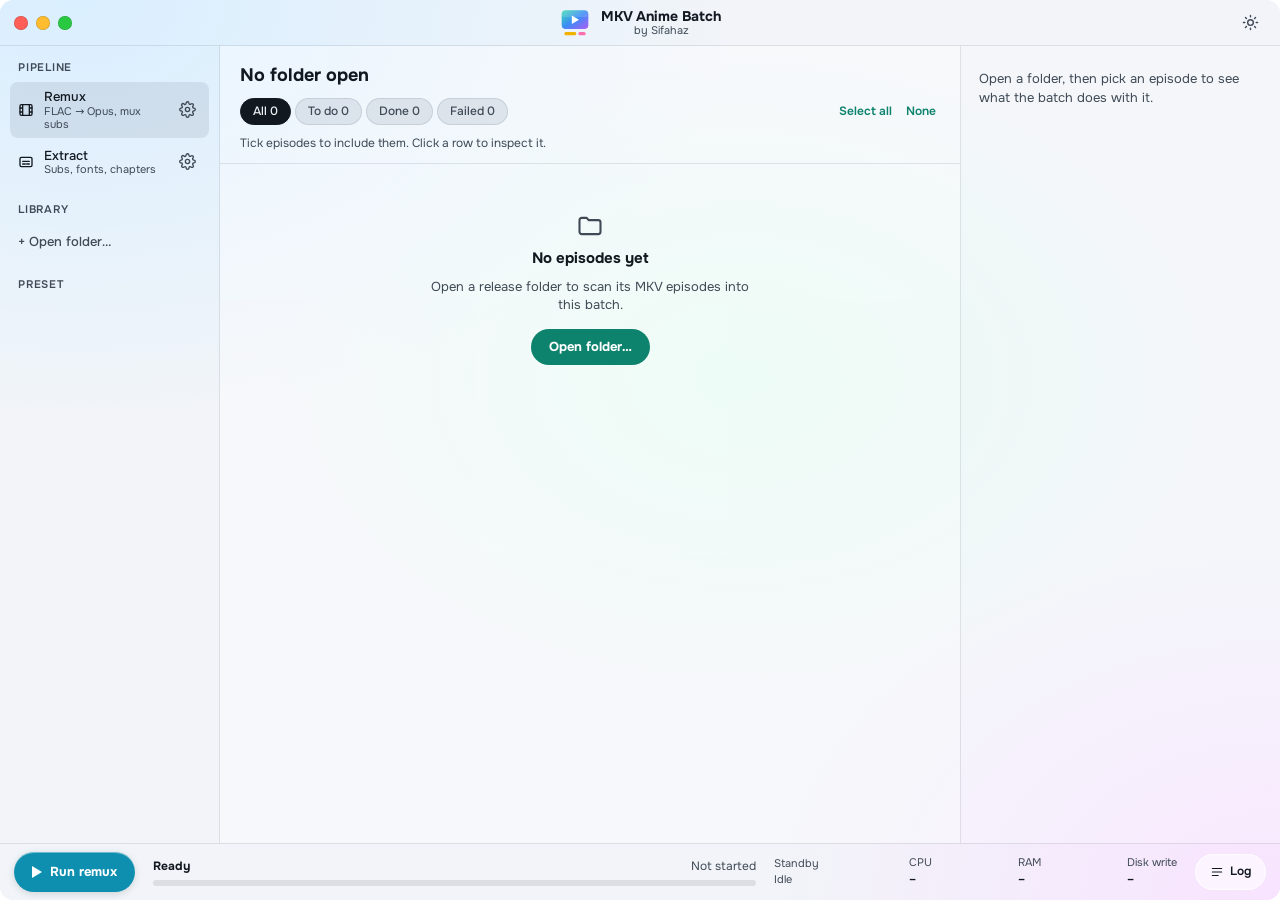
<file: desktop-tauri/ui/index.html>
<!DOCTYPE html>
<html lang="en" data-view="remux">
<head>
  <meta charset="UTF-8" />
  <meta name="viewport" content="width=device-width, initial-scale=1.0" />
  <title>MKV Anime Batch</title>
  <script src="./theme-init.js"></script>
  <script src="./os-detect.js"></script>
  <link rel="stylesheet" href="style.css" />
</head>
<body>
<div id="app">

  <!-- Border Resize Handles -->
  <div class="resize-handle n" data-direction="n"></div>
  <div class="resize-handle s" data-direction="s"></div>
  <div class="resize-handle e" data-direction="e"></div>
  <div class="resize-handle w" data-direction="w"></div>
  <div class="resize-handle ne" data-direction="ne"></div>
  <div class="resize-handle nw" data-direction="nw"></div>
  <div class="resize-handle se" data-direction="se"></div>
  <div class="resize-handle sw" data-direction="sw"></div>

  <!-- ─── Title bar ───────────────────────────────────────────────────────── -->
  <header class="titlebar" data-tauri-drag-region>
    <div class="traffic-lights">
      <button class="tl-btn tl-close" id="btn-close" type="button" title="Close" aria-label="Close window">
        <svg width="8" height="8" viewBox="0 0 8 8" aria-hidden="true"><path d="M2 2l4 4M6 2L2 6"/></svg>
      </button>
      <button class="tl-btn tl-min" id="btn-min" type="button" title="Minimize" aria-label="Minimize window">
        <svg width="8" height="8" viewBox="0 0 8 8" aria-hidden="true"><path d="M1.6 4h4.8"/></svg>
      </button>
      <button class="tl-btn tl-max" id="btn-max" type="button" title="Maximize" aria-label="Maximize window">
        <svg width="8" height="8" viewBox="0 0 8 8" aria-hidden="true"><path d="M4 1.6v4.8M1.6 4h4.8"/></svg>
      </button>
    </div>
    <div class="brand">
      <span class="brand-mark" aria-hidden="true">
        <svg width="32" height="32" viewBox="0 0 24 24">
          <defs>
            <linearGradient id="mk-screen" x1="0" y1="0" x2="1" y2="1"><stop offset="0" stop-color="#3ddbb4"/><stop offset="0.5" stop-color="#3b8cf6"/><stop offset="1" stop-color="#b05cf6"/></linearGradient>
          </defs>
          <rect x="2" y="2.5" width="20" height="14" rx="3" fill="url(#mk-screen)"/>
          <rect x="2" y="2.5" width="20" height="5" rx="2.5" fill="#ffffff" opacity="0.14"/>
          <path d="M9.6 6.3v6.4l5.4-3.2z" fill="#ffffff"/>
          <rect x="4" y="18.8" width="9" height="2.4" rx="1.2" fill="#f0b400"/>
          <rect x="14.5" y="18.8" width="5.5" height="2.4" rx="1.2" fill="#ff6fae"/>
        </svg>
      </span>
      <span class="brand-name">MKV Anime Batch<small>by Sifahaz</small></span>
    </div>
    <button class="icon-btn theme-btn" id="btn-theme" type="button" title="Toggle light and dark theme (Ctrl+T)" aria-label="Toggle theme">
      <svg class="sun-icon" width="17" height="17" viewBox="0 0 24 24" fill="none" stroke="currentColor" stroke-width="2" stroke-linecap="round" aria-hidden="true"><circle cx="12" cy="12" r="4"/><path d="M12 2v2M12 20v2M4.9 4.9l1.4 1.4M17.7 17.7l1.4 1.4M2 12h2M20 12h2M4.9 19.1l1.4-1.4M17.7 6.3l1.4-1.4"/></svg>
      <svg class="moon-icon" width="17" height="17" viewBox="0 0 24 24" fill="none" stroke="currentColor" stroke-width="2" stroke-linecap="round" stroke-linejoin="round" aria-hidden="true"><path d="M21 12.8A9 9 0 1 1 11.2 3a7 7 0 0 0 9.8 9.8z"/></svg>
    </button>
  </header>

  <div class="panes">

    <!-- ─── Sidebar ─────────────────────────────────────────────────────── -->
    <aside class="side" aria-label="Pipeline and library">
      <section class="side-group" aria-labelledby="side-pipeline">
        <h2 id="side-pipeline">Pipeline</h2>
        <div class="task-row">
          <button class="nav pipeline-tab-btn active" id="nav-remux" data-view="remux" type="button" aria-current="page">
            <svg width="16" height="16" viewBox="0 0 24 24" fill="none" stroke="currentColor" stroke-width="2" stroke-linecap="round" aria-hidden="true"><rect x="3" y="4" width="18" height="16" rx="2"/><path d="M7 4v16M17 4v16M3 9h4M3 15h4M17 9h4M17 15h4"/></svg>
            <span class="nav-text">Remux<small>FLAC → Opus, mux subs</small></span>
            <span class="status-pill status-idle" id="remux-status"><span class="status-dot"></span> Idle</span>
          </button>
          <button class="icon-btn task-settings-btn" data-view="remux" type="button" title="Remux settings" aria-label="Remux settings" aria-haspopup="dialog">
            <svg width="17" height="17" viewBox="0 0 24 24" fill="none" stroke="currentColor" stroke-width="1.9" stroke-linecap="round" stroke-linejoin="round" aria-hidden="true"><circle cx="12" cy="12" r="3"/><path d="M19.4 15a1.65 1.65 0 0 0 .33 1.82l.06.06a2 2 0 1 1-2.83 2.83l-.06-.06a1.65 1.65 0 0 0-1.82-.33 1.65 1.65 0 0 0-1 1.51V21a2 2 0 0 1-4 0v-.09A1.65 1.65 0 0 0 9 19.4a1.65 1.65 0 0 0-1.82.33l-.06.06a2 2 0 1 1-2.83-2.83l.06-.06A1.65 1.65 0 0 0 4.68 15a1.65 1.65 0 0 0-1.51-1H3a2 2 0 0 1 0-4h.09A1.65 1.65 0 0 0 4.6 9a1.65 1.65 0 0 0-.33-1.82l-.06-.06a2 2 0 1 1 2.83-2.83l.06.06A1.65 1.65 0 0 0 9 4.68a1.65 1.65 0 0 0 1-1.51V3a2 2 0 0 1 4 0v.09a1.65 1.65 0 0 0 1 1.51 1.65 1.65 0 0 0 1.82-.33l.06-.06a2 2 0 1 1 2.83 2.83l-.06.06A1.65 1.65 0 0 0 19.4 9a1.65 1.65 0 0 0 1.51 1H21a2 2 0 0 1 0 4h-.09a1.65 1.65 0 0 0-1.51 1z"/></svg>
          </button>
        </div>
        <div class="task-row">
          <button class="nav pipeline-tab-btn" id="nav-extract" data-view="extract" type="button">
            <svg width="16" height="16" viewBox="0 0 24 24" fill="none" stroke="currentColor" stroke-width="2" stroke-linecap="round" aria-hidden="true"><rect x="3" y="5" width="18" height="14" rx="2"/><path d="M7 15h4M13 15h4M7 11h10"/></svg>
            <span class="nav-text">Extract<small>Subs, fonts, chapters</small></span>
            <span class="status-pill status-idle" id="extract-status"><span class="status-dot"></span> Idle</span>
          </button>
          <button class="icon-btn task-settings-btn" data-view="extract" type="button" title="Extract settings" aria-label="Extract settings" aria-haspopup="dialog">
            <svg width="17" height="17" viewBox="0 0 24 24" fill="none" stroke="currentColor" stroke-width="1.9" stroke-linecap="round" stroke-linejoin="round" aria-hidden="true"><circle cx="12" cy="12" r="3"/><path d="M19.4 15a1.65 1.65 0 0 0 .33 1.82l.06.06a2 2 0 1 1-2.83 2.83l-.06-.06a1.65 1.65 0 0 0-1.82-.33 1.65 1.65 0 0 0-1 1.51V21a2 2 0 0 1-4 0v-.09A1.65 1.65 0 0 0 9 19.4a1.65 1.65 0 0 0-1.82.33l-.06.06a2 2 0 1 1-2.83-2.83l.06-.06A1.65 1.65 0 0 0 4.68 15a1.65 1.65 0 0 0-1.51-1H3a2 2 0 0 1 0-4h.09A1.65 1.65 0 0 0 4.6 9a1.65 1.65 0 0 0-.33-1.82l-.06-.06a2 2 0 1 1 2.83-2.83l.06.06A1.65 1.65 0 0 0 9 4.68a1.65 1.65 0 0 0 1-1.51V3a2 2 0 0 1 4 0v.09a1.65 1.65 0 0 0 1 1.51 1.65 1.65 0 0 0 1.82-.33l.06-.06a2 2 0 1 1 2.83 2.83l-.06.06A1.65 1.65 0 0 0 19.4 9a1.65 1.65 0 0 0 1.51 1H21a2 2 0 0 1 0 4h-.09a1.65 1.65 0 0 0-1.51 1z"/></svg>
          </button>
        </div>
      </section>

      <section class="side-group" aria-labelledby="side-library">
        <h2 id="side-library">Library</h2>
        <div class="library-tree" id="library-tree"></div>
        <button class="nav lib-open lock-while-job" id="library-open" type="button">+ Open folder…</button>
      </section>

      <section class="side-group" id="preset-list" aria-labelledby="side-preset" data-for="remux">
        <h2 id="side-preset">Preset
          <span class="locked-label">
            <svg width="11" height="11" viewBox="0 0 24 24" fill="none" stroke="currentColor" stroke-width="2.4" stroke-linecap="round" aria-hidden="true"><rect x="5" y="11" width="14" height="10" rx="2"/><path d="M8 11V7a4 4 0 0 1 8 0v4"/></svg>Locked
          </span>
        </h2>
        <!-- preset-menu.js renders one row per Preset Profile of the published View State. -->
      </section>
    </aside>

    <!-- ─── Episode lists, one per task ─────────────────────────────────── -->
    <main class="main" data-for="remux" aria-labelledby="remux-title">
      <header class="list-head">
        <h1 class="release-title" id="remux-title">No folder open</h1>
        <p class="crumbs list-path" id="remux-path"></p>
        <div class="list-tools">
          <div class="filters" role="group" aria-label="Filter episodes">
            <button class="chip filter-chip is-on" type="button" data-mode="remux" data-filter="all" aria-pressed="true">All <span class="n">0</span></button>
            <button class="chip filter-chip" type="button" data-mode="remux" data-filter="todo" aria-pressed="false">To do <span class="n">0</span></button>
            <button class="chip filter-chip" type="button" data-mode="remux" data-filter="done" aria-pressed="false">Done <span class="n">0</span></button>
            <button class="chip filter-chip" type="button" data-mode="remux" data-filter="failed" aria-pressed="false">Failed <span class="n">0</span></button>
          </div>
          <span class="spacer"></span>
          <button class="link-btn" type="button" id="remux-select-all">Select all</button>
          <button class="link-btn" type="button" id="remux-deselect-all">None</button>
        </div>
        <p class="list-hint" aria-live="polite">
          <span class="hint-idle">Tick episodes to include them. Click a row to inspect it.</span>
          <span class="hint-locked">Selection is locked while the batch runs.</span>
        </p>
      </header>
      <div class="list" id="remux-episode-list">
        <div class="empty-state-card">
          <svg class="empty-icon" width="28" height="28" viewBox="0 0 24 24" fill="none" stroke="currentColor" stroke-width="1.8" stroke-linejoin="round" aria-hidden="true"><path d="M3 7a2 2 0 0 1 2-2h4l2 2h8a2 2 0 0 1 2 2v8a2 2 0 0 1-2 2H5a2 2 0 0 1-2-2z"/></svg>
          <div class="empty-state-title">No episodes yet</div>
          <div class="empty-state-desc">Open a release folder to scan its MKV episodes into this batch.</div>
          <button class="btn btn-accent empty-state-action" type="button" data-target="remux-input-dir">Open folder…</button>
        </div>
      </div>
      <p class="filter-empty" id="remux-filter-empty" hidden>No episodes match this filter.</p>
    </main>

    <main class="main" data-for="extract" aria-labelledby="extract-title">
      <header class="list-head">
        <h1 class="release-title" id="extract-title">No folder open</h1>
        <p class="crumbs list-path" id="extract-path"></p>
        <div class="list-tools">
          <div class="filters" role="group" aria-label="Filter episodes">
            <button class="chip filter-chip is-on" type="button" data-mode="extract" data-filter="all" aria-pressed="true">All <span class="n">0</span></button>
            <button class="chip filter-chip" type="button" data-mode="extract" data-filter="todo" aria-pressed="false">To do <span class="n">0</span></button>
            <button class="chip filter-chip" type="button" data-mode="extract" data-filter="done" aria-pressed="false">Done <span class="n">0</span></button>
            <button class="chip filter-chip" type="button" data-mode="extract" data-filter="failed" aria-pressed="false">Failed <span class="n">0</span></button>
          </div>
          <span class="spacer"></span>
          <button class="link-btn" type="button" id="extract-select-all">Select all</button>
          <button class="link-btn" type="button" id="extract-deselect-all">None</button>
        </div>
        <p class="list-hint" aria-live="polite">
          <span class="hint-idle">Tick episodes to include them. Click a row to inspect it.</span>
          <span class="hint-locked">Selection is locked while the batch runs.</span>
        </p>
      </header>
      <div class="list" id="extract-episode-list">
        <div class="empty-state-card">
          <svg class="empty-icon" width="28" height="28" viewBox="0 0 24 24" fill="none" stroke="currentColor" stroke-width="1.8" stroke-linejoin="round" aria-hidden="true"><path d="M3 7a2 2 0 0 1 2-2h4l2 2h8a2 2 0 0 1 2 2v8a2 2 0 0 1-2 2H5a2 2 0 0 1-2-2z"/></svg>
          <div class="empty-state-title">No episodes yet</div>
          <div class="empty-state-desc">Open a release folder to scan its MKV episodes into this batch.</div>
          <button class="btn btn-accent empty-state-action" type="button" data-target="extract-input-dir">Open folder…</button>
        </div>
      </div>
      <p class="filter-empty" id="extract-filter-empty" hidden>No episodes match this filter.</p>
    </main>

    <!-- ─── Inspector ───────────────────────────────────────────────────── -->
    <aside class="insp" id="inspector" aria-label="Episode details">
      <p class="insp-empty" id="insp-empty">Open a folder, then pick an episode to see what the batch does with it.</p>
      <div class="insp-body" id="insp-body" hidden>
        <div class="insp-head">
          <span class="insp-num" id="insp-num"></span>
          <div class="insp-head-text">
            <h3 id="insp-title"></h3>
            <small class="crumbs" id="insp-path"></small>
          </div>
        </div>

        <!-- Only the sections scroll; the episode header above stays put. -->
        <div class="insp-scroll">
          <div class="insp-error" id="insp-error" hidden></div>

          <section class="insp-section">
            <h4>Output</h4>
            <dl class="insp-dl">
              <dt>Status</dt><dd><span class="pill tone-mute" id="insp-status"></span></dd>
              <dt>Video</dt><dd id="insp-video"></dd>
              <dt id="insp-audio-label">Audio</dt><dd id="insp-audio"></dd>
              <dt>Folder</dt><dd class="crumbs" id="insp-out"></dd>
            </dl>
          </section>

          <section class="insp-section" data-for="remux">
            <h4>Subtitle · why this one</h4>
            <ol class="ladder" id="insp-ladder"></ol>
            <div class="assign-row">
              <label class="sr-only" for="sub-assign-select">Assign subtitle</label>
              <select id="sub-assign-select" class="field lock-while-job"></select>
              <button class="link-btn lock-while-job" type="button" id="sub-assign-reset" hidden>Reset</button>
            </div>
            <div class="assign-opts" id="sub-assign-opts" hidden>
              <label class="field-label">Language
                <select id="sub-lang-select" class="field lock-while-job">
                  <option value="ind">Indonesian (ind)</option>
                  <option value="eng">English (eng)</option>
                  <option value="jpn">Japanese (jpn)</option>
                  <option value="custom">Custom tag…</option>
                </select>
              </label>
              <label class="field-label" id="sub-lang-custom-label" hidden>Language tag
                <input type="text" id="sub-lang-custom" class="field lock-while-job" maxlength="3" placeholder="ISO 639-2, e.g. may" />
              </label>
              <label class="field-label">Track title
                <input type="text" id="sub-title-input" class="field lock-while-job" placeholder="e.g. Dialogue" />
              </label>
              <label class="field-label">Offset (ms)
                <input type="number" id="sub-offset-input" class="field lock-while-job" step="100" placeholder="0" />
              </label>
            </div>
          </section>

          <section class="insp-section">
            <h4 id="insp-fonts-head">Fonts</h4>
            <div class="font-chips" id="insp-fonts"></div>
          </section>
        </div>
      </div>
    </aside>
  </div>

  <!-- ─── Bottom bar ──────────────────────────────────────────────────────── -->
  <footer class="bar">
    <div class="bar-run" data-for="remux">
      <button class="cap btn-run" id="remux-run" type="button">Run remux</button>
      <button class="cap btn-stop" id="remux-stop" type="button" disabled hidden>Stop</button>
    </div>
    <div class="bar-run" data-for="extract">
      <button class="cap btn-run" id="extract-run" type="button">Run extract</button>
      <button class="cap btn-stop" id="extract-stop" type="button" disabled hidden>Stop</button>
    </div>

    <div class="bar-progress" data-for="remux">
      <div class="bar-line"><b id="remux-queue-count">Ready</b><span class="bar-clock" id="remux-clock">Not started</span></div>
      <div class="stack" id="remux-stack" aria-hidden="true"><i class="seg-done"></i><i class="seg-skip"></i><i class="seg-fail"></i><i class="seg-live"></i></div>
    </div>
    <div class="bar-progress" data-for="extract">
      <div class="bar-line"><b id="extract-queue-count">Ready</b><span class="bar-clock" id="extract-clock">Not started</span></div>
      <div class="stack" id="extract-stack" aria-hidden="true"><i class="seg-done"></i><i class="seg-skip"></i><i class="seg-fail"></i><i class="seg-live"></i></div>
    </div>

    <div class="bar-chips" title="Workers and disk I/O jobs: the engine's defaults, or the running batch's own">
      <span class="metric-workers-chip">Standby</span>
      <span class="metric-iojobs-chip">Idle</span>
    </div>

    <div class="tel">
      <div class="tel-item tone-accent">
        <svg width="64" height="20" viewBox="0 0 64 20" aria-hidden="true"><polyline id="tel-cpu-line" points=""/></svg>
        <span>CPU<b id="tel-cpu">–</b></span>
      </div>
      <div class="tel-item tone-done">
        <svg width="64" height="20" viewBox="0 0 64 20" aria-hidden="true"><polyline id="tel-ram-line" points=""/></svg>
        <span>RAM<b id="tel-ram">–</b></span>
      </div>
      <div class="tel-item tone-info" title="Write rate of the app and its media tools">
        <svg width="64" height="20" viewBox="0 0 64 20" aria-hidden="true"><polyline id="tel-disk-line" points=""/></svg>
        <span>Disk write<b id="tel-disk">–</b></span>
      </div>
    </div>

    <button class="pill-btn" id="btn-log" type="button" aria-expanded="false" aria-controls="log-drawer">
      <svg width="14" height="14" viewBox="0 0 24 24" fill="none" stroke="currentColor" stroke-width="2" stroke-linecap="round" aria-hidden="true"><path d="M4 6h16M4 12h16M4 18h10"/></svg>
      Log <span class="badge" id="log-badge" hidden>0</span>
    </button>
  </footer>

  <!-- ─── Log drawer ──────────────────────────────────────────────────────── -->
  <section class="logdrawer glass" id="log-drawer" aria-label="Log" hidden>
    <header class="logdrawer-head">
      <span>Log · <span data-for="remux">Remux</span><span data-for="extract">Extract</span></span>
      <span class="logdrawer-actions">
        <button class="link-btn" type="button" id="log-copy" title="Copies the log with its real file paths, for bug reports">Copy</button>
        <button class="link-btn" type="button" id="log-close">Close</button>
      </span>
    </header>
    <div class="log-body" id="remux-log" data-for="remux" aria-live="polite"></div>
    <div class="log-body" id="extract-log" data-for="extract" aria-live="polite"></div>
  </section>

</div><!-- /#app -->

<!-- ─── Settings sheet ─────────────────────────────────────────────────────── -->
<dialog class="overlay" id="settings-sheet" aria-labelledby="sheet-title">
  <section class="sheet glass">
    <header class="sheet-head">
      <div>
        <h2 id="sheet-title"><span data-for="remux">Remux</span><span data-for="extract">Extract</span> settings</h2>
        <p>Applies to every episode in the next batch.</p>
      </div>
      <button class="cap btn-accent" type="button" id="sheet-done">Done</button>
    </header>

    <div class="sheet-body">
      <p class="locked-note">Locked while a batch runs. Changes apply to the next batch.</p>

      <fieldset class="settings" id="remux-settings" data-for="remux">
        <legend class="sr-only">Remux settings</legend>
        <section class="sheet-section">
          <h3>Folders</h3>
          <label class="field-label"><span>Input folder <span class="required">required</span></span>
            <span class="input-row">
              <input type="text" class="field mono" id="remux-input-dir" placeholder="Release folder with the MKV episodes" />
              <button class="browse-btn" type="button" data-target="remux-input-dir">Browse…</button>
            </span>
          </label>
          <label class="field-label">Output directory
            <span class="input-row">
              <input type="text" class="field mono" id="remux-out-dir" placeholder="Output folder next to the input" />
              <button class="browse-btn" type="button" data-target="remux-out-dir">Browse…</button>
            </span>
          </label>
          <label class="field-label">Fonts directory
            <span class="input-row">
              <input type="text" class="field mono" id="remux-fonts-dir" placeholder="Auto: fonts folder" />
              <button class="browse-btn" type="button" data-target="remux-fonts-dir">Browse…</button>
            </span>
          </label>
          <label class="field-label">Assets directory
            <span class="input-row">
              <input type="text" class="field mono" id="remux-assets-dir" placeholder="Optional fallback for subtitles" />
              <button class="browse-btn" type="button" data-target="remux-assets-dir">Browse…</button>
            </span>
          </label>
        </section>

        <section class="sheet-section grid-2">
          <h3>Audio &amp; subtitles</h3>
          <label class="field-label">Opus bitrate
            <select class="field" id="remux-bitrate">
              <option value="128k">128k</option>
              <option value="160k">160k</option>
              <option value="192k" selected>192k</option>
              <option value="256k">256k</option>
              <option value="320k">320k</option>
            </select>
          </label>
          <label class="field-label">Subtitle offset (seconds)
            <span class="number-stepper">
              <button type="button" class="stepper-btn minus" aria-label="Decrease offset">−</button>
              <input type="number" class="field" id="remux-sub-offset" value="0" step="0.5" placeholder="0.0" />
              <button type="button" class="stepper-btn plus" aria-label="Increase offset">+</button>
            </span>
          </label>
          <label class="field-label span-2" title="libopus encoding complexity: 0 is fastest, 10 is best quality">Encoder complexity
            <span class="range-row">
              <input type="range" id="remux-complexity" value="5" min="0" max="10" step="1" aria-label="Encoder complexity" />
              <input type="number" class="field cplx-val" id="remux-cplx-val" value="5" min="0" max="10" aria-label="Encoder complexity value" />
            </span>
          </label>
        </section>

        <section class="sheet-section">
          <h3>Performance</h3>
          <div class="grid-3">
            <label class="field-label" title="Episodes processed at once (1–64; empty is auto)">Workers
              <span class="number-stepper">
                <button type="button" class="stepper-btn minus" aria-label="Decrease workers">−</button>
                <input type="number" class="field" id="remux-workers" placeholder="auto" min="1" max="64" />
                <button type="button" class="stepper-btn plus" aria-label="Increase workers">+</button>
              </span>
            </label>
            <label class="field-label" title="Concurrent disk I/O streams (0–64; 0 is the same as Workers)">Disk I/O
              <span class="number-stepper">
                <button type="button" class="stepper-btn minus" aria-label="Decrease disk I/O jobs">−</button>
                <input type="number" class="field" id="remux-io-jobs" placeholder="auto" min="0" max="64" />
                <button type="button" class="stepper-btn plus" aria-label="Increase disk I/O jobs">+</button>
              </span>
            </label>
            <label class="field-label" title="FLAC decoder threads per transcode (1–32; empty is auto). Opus encoding is single-threaded">FFmpeg threads
              <span class="number-stepper">
                <button type="button" class="stepper-btn minus" aria-label="Decrease FFmpeg threads">−</button>
                <input type="number" class="field" id="remux-ffmpeg-threads" placeholder="auto" min="1" max="32" />
                <button type="button" class="stepper-btn plus" aria-label="Increase FFmpeg threads">+</button>
              </span>
            </label>
          </div>
        </section>

        <section class="sheet-section">
          <h3>Run options</h3>
          <label class="check-row"><input type="checkbox" id="remux-dry-run" /> Dry run (plan only, write nothing)</label>
          <label class="check-row"><input type="checkbox" id="remux-no-cache" /> Bypass inspection cache</label>
          <button class="pill-btn clear-cache-btn" type="button" id="remux-clear-cache">Clear inspection cache…</button>
        </section>
      </fieldset>

      <fieldset class="settings" id="extract-settings" data-for="extract">
        <legend class="sr-only">Extract settings</legend>
        <p class="sheet-note">Extracts the best subtitle track, deduplicated fonts, chapters and cover art.</p>
        <section class="sheet-section">
          <h3>Folders</h3>
          <label class="field-label"><span>Input folder <span class="required">required</span></span>
            <span class="input-row">
              <input type="text" class="field mono" id="extract-input-dir" placeholder="Release folder with the MKV episodes" />
              <button class="browse-btn" type="button" data-target="extract-input-dir">Browse…</button>
            </span>
          </label>
          <label class="field-label">Output directory
            <span class="input-row">
              <input type="text" class="field mono" id="extract-out-dir" placeholder="Same folder as the input" />
              <button class="browse-btn" type="button" data-target="extract-out-dir">Browse…</button>
            </span>
          </label>
          <label class="field-label">Fonts directory
            <span class="input-row">
              <input type="text" class="field mono" id="extract-fonts-dir" placeholder="Auto: fonts folder" />
              <button class="browse-btn" type="button" data-target="extract-fonts-dir">Browse…</button>
            </span>
          </label>
        </section>

        <section class="sheet-section">
          <h3>Performance</h3>
          <div class="grid-3">
            <label class="field-label" title="Episodes processed at once (1–64; empty is auto)">Workers
              <span class="number-stepper">
                <button type="button" class="stepper-btn minus" aria-label="Decrease workers">−</button>
                <input type="number" class="field" id="extract-workers" placeholder="auto" min="1" max="64" />
                <button type="button" class="stepper-btn plus" aria-label="Increase workers">+</button>
              </span>
            </label>
            <label class="field-label" title="Concurrent disk I/O streams (0–64; 0 is the same as Workers)">Disk I/O
              <span class="number-stepper">
                <button type="button" class="stepper-btn minus" aria-label="Decrease disk I/O jobs">−</button>
                <input type="number" class="field" id="extract-io-jobs" placeholder="auto" min="0" max="64" />
                <button type="button" class="stepper-btn plus" aria-label="Increase disk I/O jobs">+</button>
              </span>
            </label>
          </div>
        </section>

        <section class="sheet-section">
          <h3>Run options</h3>
          <label class="check-row"><input type="checkbox" id="extract-dry-run" /> Dry run (plan only, write nothing)</label>
          <label class="check-row"><input type="checkbox" id="extract-no-cache" /> Bypass inspection cache</label>
          <button class="pill-btn clear-cache-btn" type="button" id="extract-clear-cache">Clear inspection cache…</button>
        </section>
      </fieldset>
    </div>
  </section>
</dialog>

<!-- ─── Confirmation modal ────────────────────────────────────────────────── -->
<dialog class="overlay" id="confirm-modal" aria-labelledby="modal-title" aria-describedby="modal-desc">
  <section class="modal-card glass">
    <h3 class="modal-title" id="modal-title">Clear inspection cache</h3>
    <p class="modal-desc" id="modal-desc">Are you sure you want to clear the persistent inspection cache?</p>
    <div class="modal-actions">
      <button class="pill-btn" id="modal-cancel" type="button">Cancel</button>
      <button class="cap btn-accent" id="modal-confirm" type="button">Clear cache</button>
    </div>
  </section>
</dialog>

<script type="module" src="app.js"></script>
</body>
</html>
</file>
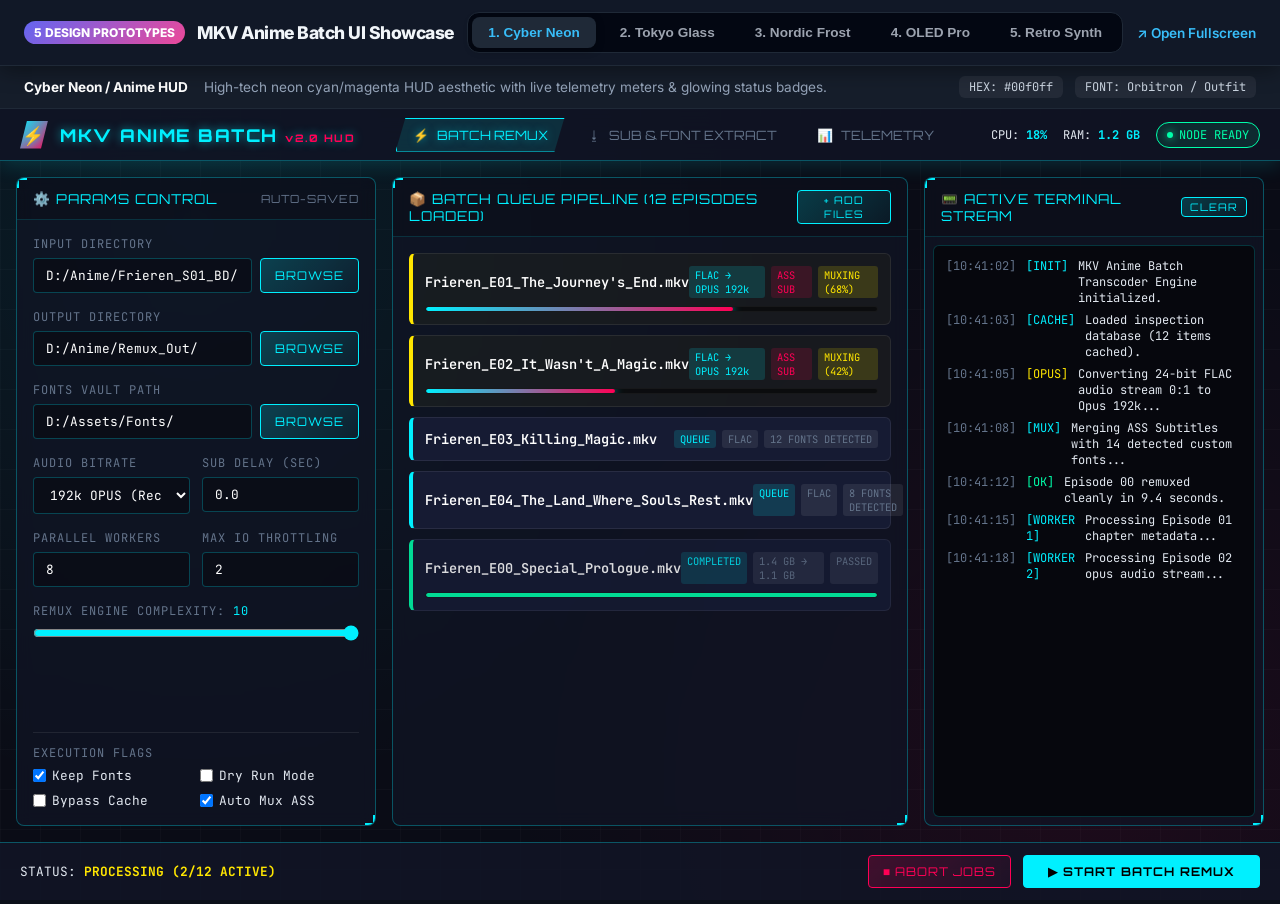
<file: desktop-tauri/ui/prototypes_hub.html>
<!DOCTYPE html>
<html lang="en">
<head>
  <meta charset="UTF-8">
  <meta name="viewport" content="width=device-width, initial-scale=1.0">
  <title>MKV Anime Batch - UI Prototypes Showcase Hub</title>
  <style>
    @import url('https://fonts.googleapis.com/css2?family=Inter:wght@400;500;600;700;800&family=JetBrains+Mono:wght@600&display=swap');

    * { box-sizing: border-box; margin: 0; padding: 0; }

    body {
      background-color: #0b0f19;
      color: #f1f5f9;
      font-family: 'Inter', sans-serif;
      height: 100vh;
      display: flex;
      flex-direction: column;
      overflow: hidden;
    }

    /* Top Showcase Bar */
    .hub-header {
      background: #111827;
      border-bottom: 1px solid #1f2937;
      padding: 12px 24px;
      display: flex;
      align-items: center;
      justify-content: space-between;
      box-shadow: 0 4px 20px rgba(0, 0, 0, 0.4);
      z-index: 10;
    }

    .hub-title-group {
      display: flex;
      align-items: center;
      gap: 12px;
    }

    .hub-badge {
      background: linear-gradient(135deg, #6366f1, #ec4899);
      padding: 4px 10px;
      border-radius: 20px;
      font-size: 0.75rem;
      font-weight: 800;
      color: #fff;
    }

    .hub-title {
      font-size: 1.1rem;
      font-weight: 800;
      letter-spacing: -0.5px;
    }

    /* Prototype Switcher Tabs */
    .proto-switcher {
      display: flex;
      gap: 8px;
      background: #030712;
      padding: 4px;
      border-radius: 12px;
      border: 1px solid #1f2937;
    }

    .proto-tab {
      background: transparent;
      border: none;
      color: #9ca3af;
      padding: 8px 16px;
      border-radius: 8px;
      font-size: 0.85rem;
      font-weight: 600;
      cursor: pointer;
      transition: all 0.2s ease;
      display: flex;
      align-items: center;
      gap: 8px;
    }

    .proto-tab:hover {
      color: #fff;
      background: rgba(255, 255, 255, 0.05);
    }

    .proto-tab.active {
      background: #1f2937;
      color: #38bdf8;
      box-shadow: 0 2px 8px rgba(0,0,0,0.3);
    }

    /* Meta bar */
    .meta-bar {
      background: #151d2a;
      border-bottom: 1px solid #1f2937;
      padding: 10px 24px;
      font-size: 0.85rem;
      color: #94a3b8;
      display: flex;
      align-items: center;
      justify-content: space-between;
    }

    .meta-tags {
      display: flex;
      gap: 12px;
    }

    .meta-chip {
      background: rgba(255, 255, 255, 0.06);
      padding: 3px 10px;
      border-radius: 6px;
      font-size: 0.75rem;
      font-family: 'JetBrains Mono', monospace;
      color: #cbd5e1;
    }

    /* Main Viewport Container */
    .viewport-container {
      flex: 1;
      position: relative;
      background: #030712;
    }

    iframe {
      width: 100%;
      height: 100%;
      border: none;
    }
  </style>
</head>
<body>

  <!-- Header -->
  <header class="hub-header">
    <div class="hub-title-group">
      <span class="hub-badge">5 DESIGN PROTOTYPES</span>
      <span class="hub-title">MKV Anime Batch UI Showcase</span>
    </div>

    <!-- Prototype Selector Tabs -->
    <nav class="proto-switcher">
      <button class="proto-tab active" onclick="loadProto('prototypes/proto1_cyber_neon.html', 'Cyber Neon / Anime HUD', 'High-tech neon cyan/magenta HUD aesthetic with live telemetry meters & glowing status badges.', this)">
        <span>1. Cyber Neon</span>
      </button>

      <button class="proto-tab" onclick="loadProto('prototypes/proto2_tokyo_glass.html', 'Tokyo Glass / Minimalist Studio', 'Ultra-sleek frosted glass (backdrop-blur) with smooth indigo/sakura gradients.', this)">
        <span>2. Tokyo Glass</span>
      </button>

      <button class="proto-tab" onclick="loadProto('prototypes/proto3_nordic_frost.html', 'Nordic Frost / Studio Ghibli Clean', 'Deep navy slate & ice blue/mint accents with clean visual cards & soft steppers.', this)">
        <span>3. Nordic Frost</span>
      </button>

      <button class="proto-tab" onclick="loadProto('prototypes/proto4_oled_pro.html', 'OLED Command Deck / Pro Workstation', 'True OLED pitch black layout with pro media transcode matrices & hardware resource gauges.', this)">
        <span>4. OLED Pro</span>
      </button>

      <button class="proto-tab" onclick="loadProto('prototypes/proto5_retro_terminal.html', 'Vaporwave / Retro 90s Cyberpunk', 'Nostalgic 90s NERV/Evangelion terminal vibe with CRT scanlines & retro mechanical controls.', this)">
        <span>5. Retro Synth</span>
      </button>
    </nav>

    <div>
      <a id="fullscreen-btn" href="prototypes/proto1_cyber_neon.html" target="_blank" style="color:#38bdf8; text-decoration:none; font-size:0.85rem; font-weight:600; display:flex; align-items:center; gap:6px;">
        ↗ Open Fullscreen
      </a>
    </div>
  </header>

  <!-- Description Bar -->
  <div class="meta-bar">
    <div>
      <strong id="proto-title" style="color:#fff; margin-right:12px;">Cyber Neon / Anime HUD</strong>
      <span id="proto-desc">High-tech neon cyan/magenta HUD aesthetic with live telemetry meters & glowing status badges.</span>
    </div>
    <div class="meta-tags">
      <span class="meta-chip" id="proto-chip1">HEX: #00f0ff</span>
      <span class="meta-chip" id="proto-chip2">FONT: Orbitron / Outfit</span>
    </div>
  </div>

  <!-- Main Viewport -->
  <main class="viewport-container">
    <iframe id="proto-frame" src="prototypes/proto1_cyber_neon.html"></iframe>
  </main>

  <script>
    function loadProto(url, title, desc, btnEl) {
      document.getElementById('proto-frame').src = url;
      document.getElementById('fullscreen-btn').href = url;
      document.getElementById('proto-title').innerText = title;
      document.getElementById('proto-desc').innerText = desc;

      document.querySelectorAll('.proto-tab').forEach(b => b.classList.remove('active'));
      btnEl.classList.add('active');

      if (url.includes('proto1')) {
        document.getElementById('proto-chip1').innerText = 'HEX: #00f0ff';
        document.getElementById('proto-chip2').innerText = 'FONT: Orbitron / JetBrains';
      } else if (url.includes('proto2')) {
        document.getElementById('proto-chip1').innerText = 'GLASS: Blur 24px';
        document.getElementById('proto-chip2').innerText = 'FONT: Plus Jakarta Sans';
      } else if (url.includes('proto3')) {
        document.getElementById('proto-chip1').innerText = 'THEME: Slate / Mint';
        document.getElementById('proto-chip2').innerText = 'FONT: Space Grotesk / Outfit';
      } else if (url.includes('proto4')) {
        document.getElementById('proto-chip1').innerText = 'PRO: OLED #050505';
        document.getElementById('proto-chip2').innerText = 'FONT: JetBrains Mono';
      } else if (url.includes('proto5')) {
        document.getElementById('proto-chip1').innerText = 'RETRO: 90s CRT';
        document.getElementById('proto-chip2').innerText = 'FONT: VT323 / Fira Code';
      }
    }
  </script>
</body>
</html>
</file>
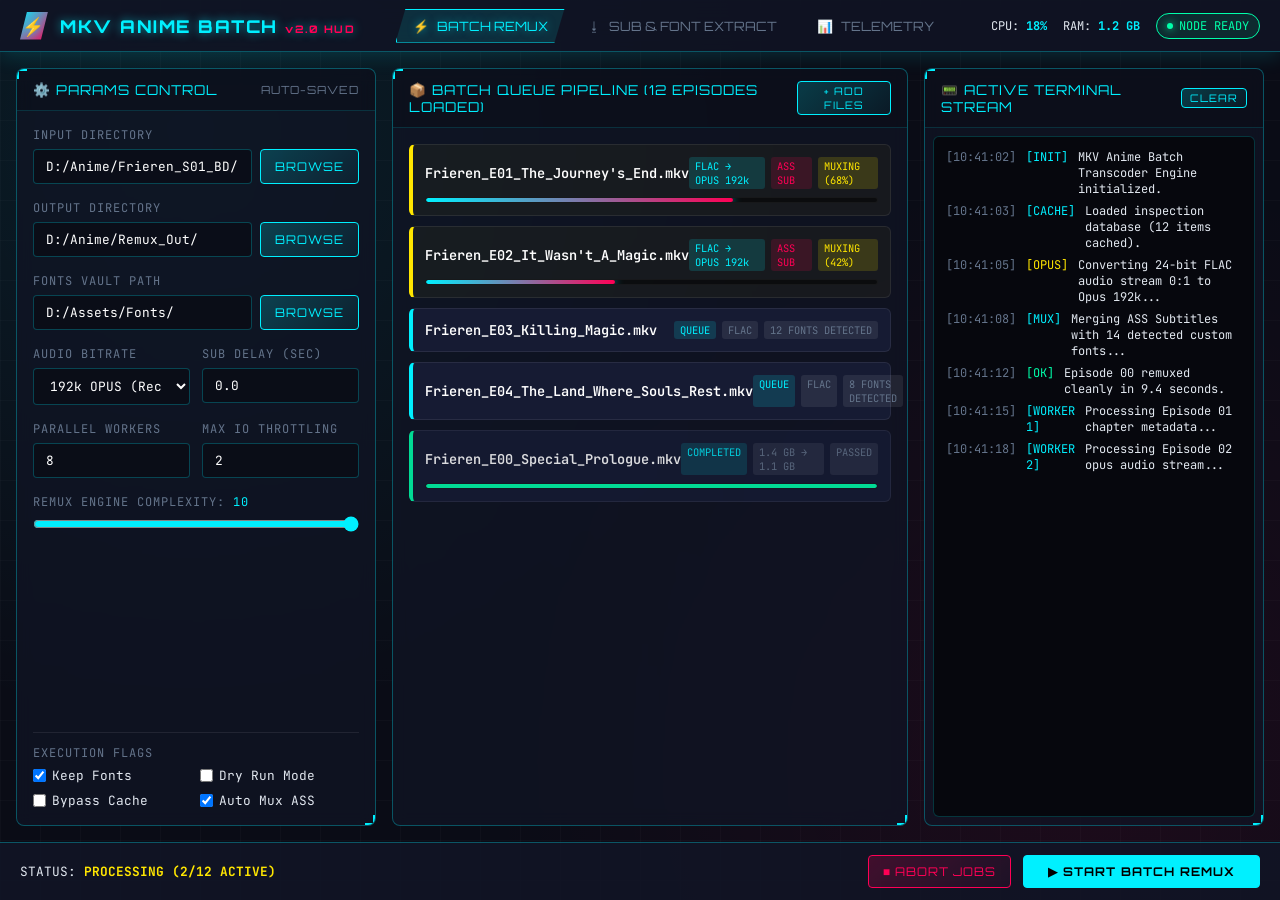
<file: desktop-tauri/ui/prototypes/proto1_cyber_neon.html>
<!DOCTYPE html>
<html lang="en">
<head>
  <meta charset="UTF-8">
  <meta name="viewport" content="width=device-width, initial-scale=1.0">
  <title>MKV Anime Batch - Cyber Neon HUD</title>
  <link rel="stylesheet" href="proto1_cyber_neon.css">
</head>
<body>

  <!-- Top Navigation Header -->
  <header class="cyber-header">
    <div class="brand">
      <div class="brand-icon">⚡</div>
      <span>MKV ANIME BATCH <small style="font-size:0.65rem; color:var(--neon-magenta);">v2.0 HUD</small></span>
    </div>
    
    <nav class="nav-tabs">
      <button class="tab-btn active"><span>⚡</span> BATCH REMUX</button>
      <button class="tab-btn"><span>⭳</span> SUB & FONT EXTRACT</button>
      <button class="tab-btn"><span>📊</span> TELEMETRY</button>
    </nav>

    <div class="system-status">
      <span>CPU: <strong style="color:var(--neon-cyan);">18%</strong></span>
      <span>RAM: <strong style="color:var(--neon-cyan);">1.2 GB</strong></span>
      <div class="status-badge">
        <span class="dot"></span>
        <span>NODE READY</span>
      </div>
    </div>
  </header>

  <!-- Cyber Container -->
  <main class="cyber-container">
    
    <!-- Left Column: Transcode Configuration -->
    <section class="panel">
      <div class="panel-title">
        <span>⚙️ PARAMS CONTROL</span>
        <span style="font-size:0.7rem; color:var(--text-muted);">AUTO-SAVED</span>
      </div>

      <div class="panel-body">
        
        <div class="form-group">
          <label class="form-label">Input Directory</label>
          <div class="input-with-btn">
            <input type="text" class="input-cyber" value="D:/Anime/Frieren_S01_BD/" />
            <button class="btn-cyber">BROWSE</button>
          </div>
        </div>

        <div class="form-group">
          <label class="form-label">Output Directory</label>
          <div class="input-with-btn">
            <input type="text" class="input-cyber" value="D:/Anime/Remux_Out/" />
            <button class="btn-cyber">BROWSE</button>
          </div>
        </div>

        <div class="form-group">
          <label class="form-label">Fonts Vault Path</label>
          <div class="input-with-btn">
            <input type="text" class="input-cyber" value="D:/Assets/Fonts/" />
            <button class="btn-cyber">BROWSE</button>
          </div>
        </div>

        <div class="form-row">
          <div class="form-group">
            <label class="form-label">Audio Bitrate</label>
            <select class="input-cyber">
              <option value="192k">192k OPUS (Rec)</option>
              <option value="256k">256k High Quality</option>
              <option value="320k">320k Lossless Pass</option>
            </select>
          </div>
          <div class="form-group">
            <label class="form-label">Sub Delay (Sec)</label>
            <input type="number" class="input-cyber" value="0.0" step="0.5" />
          </div>
        </div>

        <div class="form-row">
          <div class="form-group">
            <label class="form-label">Parallel Workers</label>
            <input type="number" class="input-cyber" value="8" min="1" max="32" />
          </div>
          <div class="form-group">
            <label class="form-label">Max IO Throttling</label>
            <input type="number" class="input-cyber" value="2" />
          </div>
        </div>

        <div class="form-group">
          <label class="form-label">Remux Engine Complexity: <span id="cplx-val" style="color:var(--neon-cyan);">10</span></label>
          <div class="range-wrap">
            <input type="range" min="0" max="10" value="10" oninput="document.getElementById('cplx-val').innerText=this.value" />
          </div>
        </div>

        <div class="form-group" style="margin-top:auto; padding-top:12px; border-top:1px solid rgba(255,255,255,0.08);">
          <label class="form-label">Execution Flags</label>
          <div style="display:grid; grid-template-columns:1fr 1fr; gap:8px; font-size:0.8rem; font-family:var(--font-mono);">
            <label style="display:flex; align-items:center; gap:6px; cursor:pointer;"><input type="checkbox" checked /> Keep Fonts</label>
            <label style="display:flex; align-items:center; gap:6px; cursor:pointer;"><input type="checkbox" /> Dry Run Mode</label>
            <label style="display:flex; align-items:center; gap:6px; cursor:pointer;"><input type="checkbox" /> Bypass Cache</label>
            <label style="display:flex; align-items:center; gap:6px; cursor:pointer;"><input type="checkbox" checked /> Auto Mux ASS</label>
          </div>
        </div>

      </div>
    </section>

    <!-- Center Column: Episode Batch Visual Queue -->
    <section class="panel">
      <div class="panel-title">
        <span>📦 BATCH QUEUE PIPELINE (12 EPISODES LOADED)</span>
        <button class="btn-cyber" style="padding:2px 8px; font-size:0.65rem;">+ ADD FILES</button>
      </div>

      <div class="panel-body">
        <div class="queue-list">
          
          <div class="queue-card processing">
            <div class="card-top">
              <span class="file-name">Frieren_E01_The_Journey's_End.mkv</span>
              <div class="file-tags">
                <span class="tag cyan">FLAC → OPUS 192k</span>
                <span class="tag magenta">ASS SUB</span>
                <span class="tag yellow">MUXING (68%)</span>
              </div>
            </div>
            <div class="progress-bar-wrap">
              <div class="progress-bar-fill" style="width: 68%;"></div>
            </div>
          </div>

          <div class="queue-card processing">
            <div class="card-top">
              <span class="file-name">Frieren_E02_It_Wasn't_A_Magic.mkv</span>
              <div class="file-tags">
                <span class="tag cyan">FLAC → OPUS 192k</span>
                <span class="tag magenta">ASS SUB</span>
                <span class="tag yellow">MUXING (42%)</span>
              </div>
            </div>
            <div class="progress-bar-wrap">
              <div class="progress-bar-fill" style="width: 42%;"></div>
            </div>
          </div>

          <div class="queue-card">
            <div class="card-top">
              <span class="file-name">Frieren_E03_Killing_Magic.mkv</span>
              <div class="file-tags">
                <span class="tag cyan">QUEUE</span>
                <span class="tag">FLAC</span>
                <span class="tag">12 FONTS DETECTED</span>
              </div>
            </div>
          </div>

          <div class="queue-card">
            <div class="card-top">
              <span class="file-name">Frieren_E04_The_Land_Where_Souls_Rest.mkv</span>
              <div class="file-tags">
                <span class="tag cyan">QUEUE</span>
                <span class="tag">FLAC</span>
                <span class="tag">8 FONTS DETECTED</span>
              </div>
            </div>
          </div>

          <div class="queue-card done">
            <div class="card-top">
              <span class="file-name">Frieren_E00_Special_Prologue.mkv</span>
              <div class="file-tags">
                <span class="tag cyan">COMPLETED</span>
                <span class="tag">1.4 GB → 1.1 GB</span>
                <span class="tag">PASSED</span>
              </div>
            </div>
            <div class="progress-bar-wrap">
              <div class="progress-bar-fill" style="width: 100%; background:var(--neon-green);"></div>
            </div>
          </div>

        </div>
      </div>
    </section>

    <!-- Right Column: Real-time Terminal Log Console -->
    <section class="panel">
      <div class="panel-title">
        <span>📟 ACTIVE TERMINAL STREAM</span>
        <button class="btn-cyber" style="padding:2px 8px; font-size:0.65rem;">CLEAR</button>
      </div>

      <div class="panel-body" style="padding:8px;">
        <div class="console-box">
          <div class="log-line"><span class="time">[10:41:02]</span> <span class="info">[INIT]</span> <span class="msg">MKV Anime Batch Transcoder Engine initialized.</span></div>
          <div class="log-line"><span class="time">[10:41:03]</span> <span class="info">[CACHE]</span> <span class="msg">Loaded inspection database (12 items cached).</span></div>
          <div class="log-line"><span class="time">[10:41:05]</span> <span class="warn">[OPUS]</span> <span class="msg">Converting 24-bit FLAC audio stream 0:1 to Opus 192k...</span></div>
          <div class="log-line"><span class="time">[10:41:08]</span> <span class="info">[MUX]</span> <span class="msg">Merging ASS Subtitles with 14 detected custom fonts...</span></div>
          <div class="log-line"><span class="time">[10:41:12]</span> <span class="success">[OK]</span> <span class="msg">Episode 00 remuxed cleanly in 9.4 seconds.</span></div>
          <div class="log-line"><span class="time">[10:41:15]</span> <span class="info">[WORKER 1]</span> <span class="msg">Processing Episode 01 chapter metadata...</span></div>
          <div class="log-line"><span class="time">[10:41:18]</span> <span class="info">[WORKER 2]</span> <span class="msg">Processing Episode 02 opus audio stream...</span></div>
        </div>
      </div>
    </section>

  </main>

  <!-- Footer Actions -->
  <footer class="cyber-footer">
    <div style="font-family:var(--font-mono); font-size:0.8rem;">
      STATUS: <span style="color:var(--neon-yellow); font-weight:bold;">PROCESSING (2/12 ACTIVE)</span>
    </div>

    <div class="action-cluster">
      <button class="btn-cyber btn-magenta">■ ABORT JOBS</button>
      <button class="btn-cyber" style="padding:8px 24px; font-weight:bold; background:var(--neon-cyan); color:#000;">▶ START BATCH REMUX</button>
    </div>
  </footer>

</body>
</html>
</file>
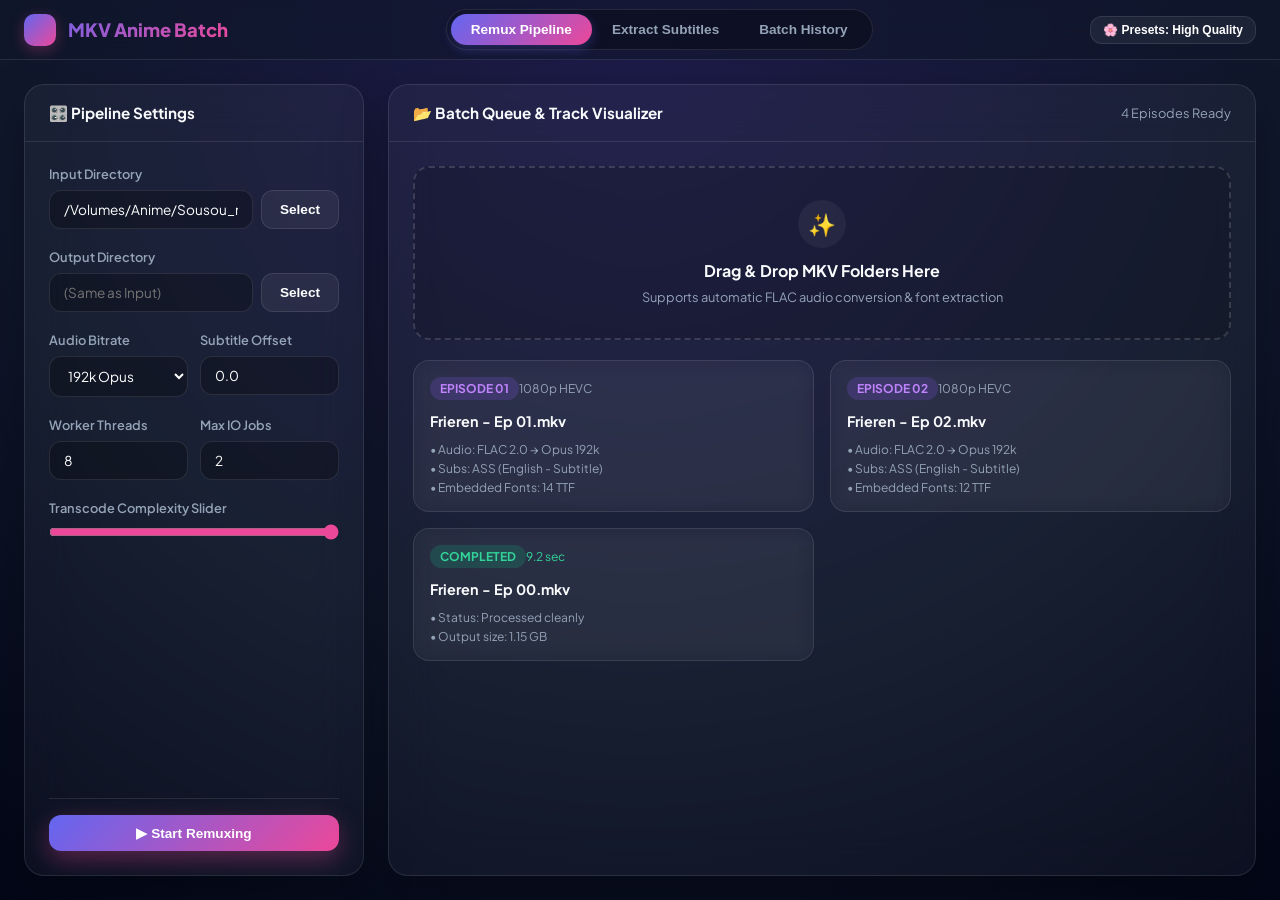
<file: desktop-tauri/ui/prototypes/proto2_tokyo_glass.html>
<!DOCTYPE html>
<html lang="en">
<head>
  <meta charset="UTF-8">
  <meta name="viewport" content="width=device-width, initial-scale=1.0">
  <title>MKV Anime Batch - Tokyo Glass Studio</title>
  <link rel="stylesheet" href="proto2_tokyo_glass.css">
</head>
<body>

  <!-- Glass Header Bar -->
  <header class="glass-header">
    <div class="brand-tokyo">
      <div class="brand-logo-pill">⚡</div>
      <span>MKV Anime Batch</span>
    </div>

    <div class="nav-pills">
      <button class="pill-item active">Remux Pipeline</button>
      <button class="pill-item">Extract Subtitles</button>
      <button class="pill-item">Batch History</button>
    </div>

    <div style="display:flex; align-items:center; gap:12px;">
      <button class="btn-glass" style="padding:6px 12px; font-size:0.75rem;">🌸 Presets: High Quality</button>
    </div>
  </header>

  <!-- Main Grid -->
  <main class="tokyo-layout">

    <!-- Left Controls Panel -->
    <aside class="glass-card">
      <div class="glass-card-header">
        <span class="glass-card-title">🎛️ Pipeline Settings</span>
      </div>

      <div class="glass-card-body">
        
        <div class="input-glass-group">
          <label class="input-glass-label">Input Directory</label>
          <div style="display:flex; gap:8px;">
            <input type="text" class="input-glass-field" value="/Volumes/Anime/Sousou_no_Frieren" />
            <button class="btn-glass">Select</button>
          </div>
        </div>

        <div class="input-glass-group">
          <label class="input-glass-label">Output Directory</label>
          <div style="display:flex; gap:8px;">
            <input type="text" class="input-glass-field" placeholder="(Same as Input)" />
            <button class="btn-glass">Select</button>
          </div>
        </div>

        <div style="display:grid; grid-template-columns: 1fr 1fr; gap:12px;">
          <div class="input-glass-group">
            <label class="input-glass-label">Audio Bitrate</label>
            <select class="input-glass-field">
              <option>192k Opus</option>
              <option>256k Opus</option>
              <option>Passthrough</option>
            </select>
          </div>
          <div class="input-glass-group">
            <label class="input-glass-label">Subtitle Offset</label>
            <input type="number" class="input-glass-field" value="0.0" step="0.5" />
          </div>
        </div>

        <div style="display:grid; grid-template-columns: 1fr 1fr; gap:12px;">
          <div class="input-glass-group">
            <label class="input-glass-label">Worker Threads</label>
            <input type="number" class="input-glass-field" value="8" />
          </div>
          <div class="input-glass-group">
            <label class="input-glass-label">Max IO Jobs</label>
            <input type="number" class="input-glass-field" value="2" />
          </div>
        </div>

        <div class="input-glass-group">
          <label class="input-glass-label">Transcode Complexity Slider</label>
          <input type="range" min="0" max="10" value="10" style="accent-color: var(--accent-pink);" />
        </div>

        <div style="margin-top:auto; display:flex; flex-direction:column; gap:12px; padding-top:16px; border-top:1px solid var(--glass-border);">
          <button class="btn-glass btn-accent" style="width:100%;">▶ Start Remuxing</button>
        </div>

      </div>
    </aside>

    <!-- Right Workspace Area -->
    <section class="glass-card">
      <div class="glass-card-header">
        <span class="glass-card-title">📂 Batch Queue & Track Visualizer</span>
        <span style="font-size:0.8rem; color:var(--text-muted);">4 Episodes Ready</span>
      </div>

      <div class="glass-card-body">
        
        <!-- Dropzone -->
        <div class="dropzone">
          <div class="dropzone-icon">✨</div>
          <div>
            <strong style="font-size:1rem; display:block; margin-bottom:4px;">Drag & Drop MKV Folders Here</strong>
            <span style="font-size:0.8rem; color:var(--text-muted);">Supports automatic FLAC audio conversion & font extraction</span>
          </div>
        </div>

        <!-- Episodes Cards Grid -->
        <div class="episodes-grid">
          
          <div class="episode-card">
            <div style="display:flex; justify-shadow:space-between; align-items:center;">
              <span class="ep-badge purple">EPISODE 01</span>
              <span style="font-size:0.75rem; color:var(--text-muted);">1080p HEVC</span>
            </div>
            <strong style="font-size:0.9rem;">Frieren - Ep 01.mkv</strong>
            <div style="font-size:0.75rem; color:var(--text-muted); display:flex; flex-direction:column; gap:4px;">
              <span>• Audio: FLAC 2.0 → Opus 192k</span>
              <span>• Subs: ASS (English - Subtitle)</span>
              <span>• Embedded Fonts: 14 TTF</span>
            </div>
          </div>

          <div class="episode-card">
            <div style="display:flex; justify-shadow:space-between; align-items:center;">
              <span class="ep-badge purple">EPISODE 02</span>
              <span style="font-size:0.75rem; color:var(--text-muted);">1080p HEVC</span>
            </div>
            <strong style="font-size:0.9rem;">Frieren - Ep 02.mkv</strong>
            <div style="font-size:0.75rem; color:var(--text-muted); display:flex; flex-direction:column; gap:4px;">
              <span>• Audio: FLAC 2.0 → Opus 192k</span>
              <span>• Subs: ASS (English - Subtitle)</span>
              <span>• Embedded Fonts: 12 TTF</span>
            </div>
          </div>

          <div class="episode-card">
            <div style="display:flex; justify-shadow:space-between; align-items:center;">
              <span class="ep-badge green">COMPLETED</span>
              <span style="font-size:0.75rem; color:#34d399;">9.2 sec</span>
            </div>
            <strong style="font-size:0.9rem;">Frieren - Ep 00.mkv</strong>
            <div style="font-size:0.75rem; color:var(--text-muted); display:flex; flex-direction:column; gap:4px;">
              <span>• Status: Processed cleanly</span>
              <span>• Output size: 1.15 GB</span>
            </div>
          </div>

        </div>

      </div>
    </section>

  </main>

</body>
</html>
</file>
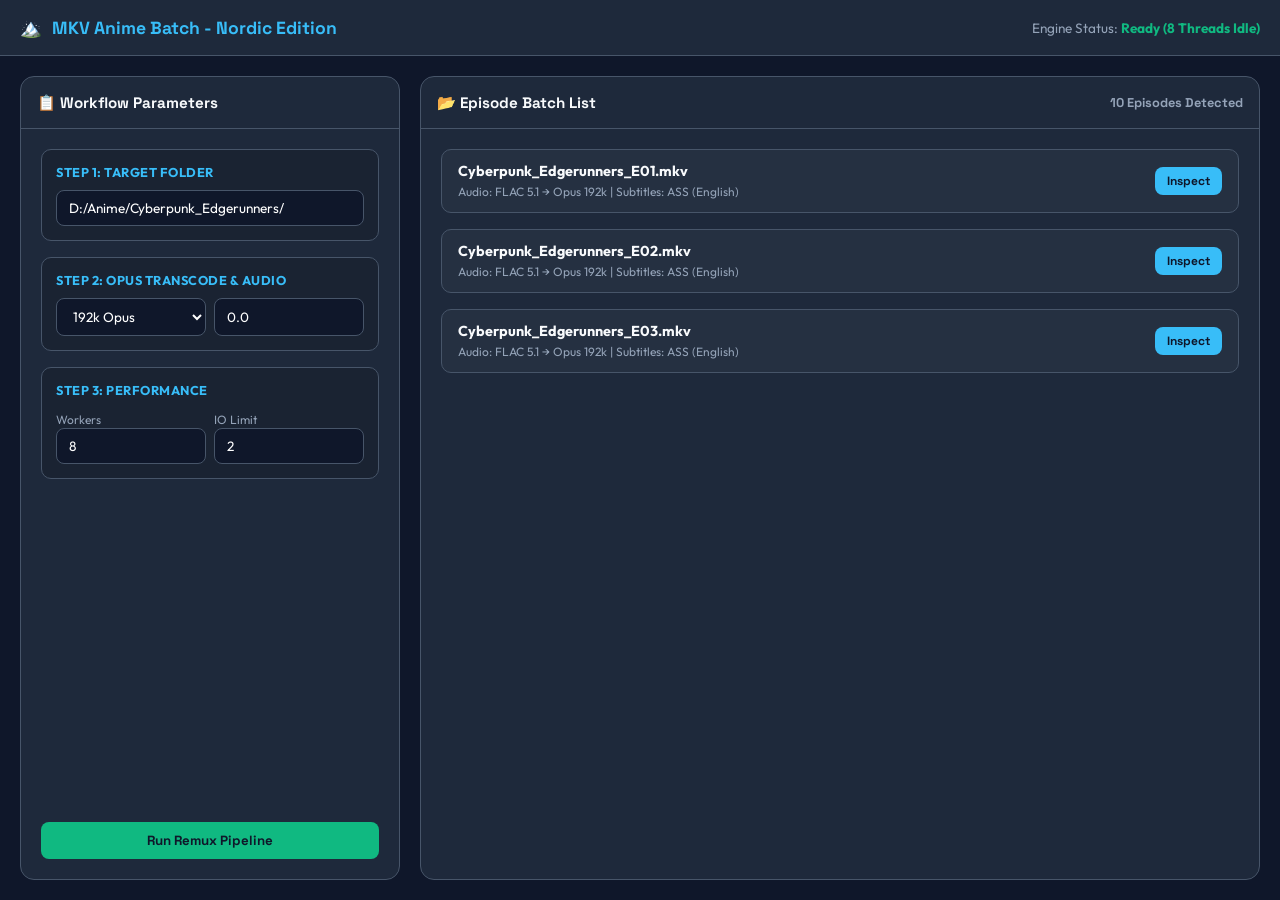
<file: desktop-tauri/ui/prototypes/proto3_nordic_frost.html>
<!DOCTYPE html>
<html lang="en">
<head>
  <meta charset="UTF-8">
  <meta name="viewport" content="width=device-width, initial-scale=1.0">
  <title>MKV Anime Batch - Nordic Frost</title>
  <link rel="stylesheet" href="proto3_nordic_frost.css">
</head>
<body>

  <header class="nordic-topbar">
    <div class="nordic-brand">
      <span>🏔️</span> MKV Anime Batch - Nordic Edition
    </div>
    <div style="font-size:0.85rem; color:var(--nordic-sub);">
      Engine Status: <strong style="color:var(--nordic-mint);">Ready (8 Threads Idle)</strong>
    </div>
  </header>

  <main class="nordic-layout">

    <aside class="nordic-box">
      <div class="nordic-box-header">
        <span>📋 Workflow Parameters</span>
      </div>
      
      <div class="nordic-box-body">
        
        <div class="step-card">
          <span class="step-title">Step 1: Target Folder</span>
          <input type="text" class="nordic-input" value="D:/Anime/Cyberpunk_Edgerunners/" />
        </div>

        <div class="step-card">
          <span class="step-title">Step 2: Opus Transcode & Audio</span>
          <div style="display:grid; grid-template-columns:1fr 1fr; gap:8px;">
            <select class="nordic-input">
              <option>192k Opus</option>
              <option>256k Opus</option>
            </select>
            <input type="number" class="nordic-input" value="0.0" step="0.5" placeholder="Sub offset" />
          </div>
        </div>

        <div class="step-card">
          <span class="step-title">Step 3: Performance</span>
          <div style="display:grid; grid-template-columns:1fr 1fr; gap:8px;">
            <div>
              <label style="font-size:0.75rem; color:var(--nordic-sub);">Workers</label>
              <input type="number" class="nordic-input" value="8" />
            </div>
            <div>
              <label style="font-size:0.75rem; color:var(--nordic-sub);">IO Limit</label>
              <input type="number" class="nordic-input" value="2" />
            </div>
          </div>
        </div>

        <div style="margin-top:auto;">
          <button class="nordic-btn nordic-btn-mint" style="width:100%;">Run Remux Pipeline</button>
        </div>

      </div>
    </aside>

    <section class="nordic-box">
      <div class="nordic-box-header">
        <span>📂 Episode Batch List</span>
        <span style="font-size:0.8rem; color:var(--nordic-sub);">10 Episodes Detected</span>
      </div>

      <div class="nordic-box-body">
        
        <div class="ep-item-row">
          <div>
            <strong style="display:block; font-size:0.9rem;">Cyberpunk_Edgerunners_E01.mkv</strong>
            <span style="font-size:0.75rem; color:var(--nordic-sub);">Audio: FLAC 5.1 → Opus 192k | Subtitles: ASS (English)</span>
          </div>
          <button class="nordic-btn" style="padding:6px 12px; font-size:0.75rem;">Inspect</button>
        </div>

        <div class="ep-item-row">
          <div>
            <strong style="display:block; font-size:0.9rem;">Cyberpunk_Edgerunners_E02.mkv</strong>
            <span style="font-size:0.75rem; color:var(--nordic-sub);">Audio: FLAC 5.1 → Opus 192k | Subtitles: ASS (English)</span>
          </div>
          <button class="nordic-btn" style="padding:6px 12px; font-size:0.75rem;">Inspect</button>
        </div>

        <div class="ep-item-row">
          <div>
            <strong style="display:block; font-size:0.9rem;">Cyberpunk_Edgerunners_E03.mkv</strong>
            <span style="font-size:0.75rem; color:var(--nordic-sub);">Audio: FLAC 5.1 → Opus 192k | Subtitles: ASS (English)</span>
          </div>
          <button class="nordic-btn" style="padding:6px 12px; font-size:0.75rem;">Inspect</button>
        </div>

      </div>
    </section>

  </main>

</body>
</html>
</file>
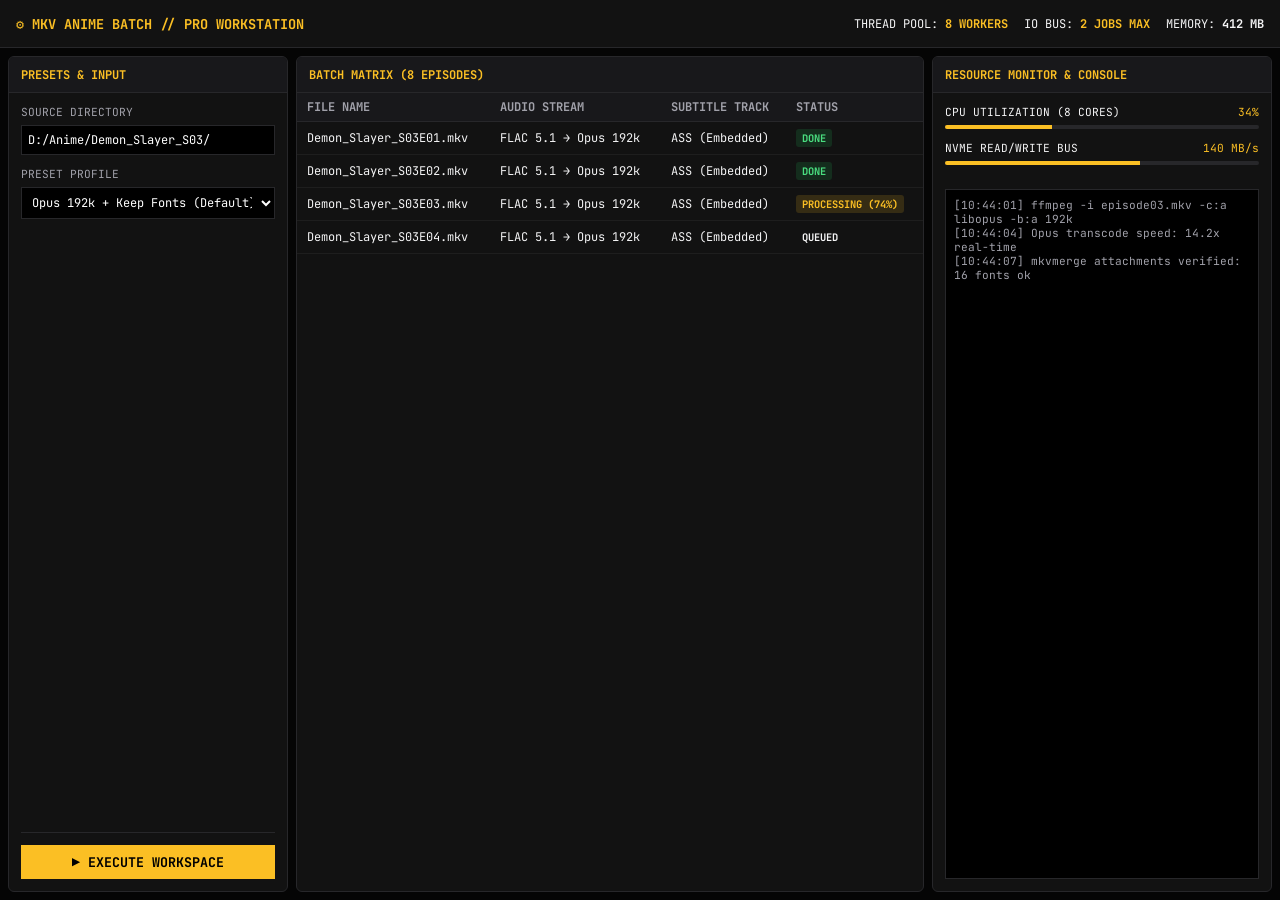
<file: desktop-tauri/ui/prototypes/proto4_oled_pro.html>
<!DOCTYPE html>
<html lang="en">
<head>
  <meta charset="UTF-8">
  <meta name="viewport" content="width=device-width, initial-scale=1.0">
  <title>MKV Anime Batch - OLED Pro Workstation</title>
  <link rel="stylesheet" href="proto4_oled_pro.css">
</head>
<body>

  <header class="oled-topbar">
    <div class="oled-brand">
      <span>⚙️</span> MKV ANIME BATCH // PRO WORKSTATION
    </div>
    <div style="display:flex; gap:16px; font-family:var(--font-mono); font-size:0.75rem;">
      <span>THREAD POOL: <strong style="color:var(--oled-amber);">8 WORKERS</strong></span>
      <span>IO BUS: <strong style="color:var(--oled-amber);">2 JOBS MAX</strong></span>
      <span>MEMORY: <strong>412 MB</strong></span>
    </div>
  </header>

  <main class="oled-layout">

    <!-- Pane 1: Presets & Inspector -->
    <section class="oled-pane">
      <div class="oled-pane-header">
        <span>PRESETS & INPUT</span>
      </div>
      <div class="oled-pane-body">
        <div style="display:flex; flex-direction:column; gap:6px;">
          <label style="font-size:0.7rem; color:var(--oled-sub); font-family:var(--font-mono);">SOURCE DIRECTORY</label>
          <input type="text" value="D:/Anime/Demon_Slayer_S03/" style="background:#000; border:1px solid var(--oled-border); color:#fff; padding:6px; font-size:0.75rem; font-family:var(--font-mono);" />
        </div>

        <div style="display:flex; flex-direction:column; gap:6px;">
          <label style="font-size:0.7rem; color:var(--oled-sub); font-family:var(--font-mono);">PRESET PROFILE</label>
          <select style="background:#000; border:1px solid var(--oled-border); color:#fff; padding:6px; font-size:0.75rem; font-family:var(--font-mono);">
            <option>Opus 192k + Keep Fonts (Default)</option>
            <option>Opus 256k Lossless Audio Pass</option>
            <option>Extract Subtitles Only</option>
          </select>
        </div>

        <div style="margin-top:auto; padding-top:12px; border-top:1px solid var(--oled-border);">
          <button style="width:100%; background:var(--oled-amber); color:#000; font-family:var(--font-mono); font-weight:bold; padding:8px; border:none; cursor:pointer;">▶ EXECUTE WORKSPACE</button>
        </div>
      </div>
    </section>

    <!-- Pane 2: Batch Matrix Table -->
    <section class="oled-pane">
      <div class="oled-pane-header">
        <span>BATCH MATRIX (8 EPISODES)</span>
      </div>
      <div class="oled-pane-body" style="padding:0;">
        <table class="pro-table">
          <thead>
            <tr>
              <th>FILE NAME</th>
              <th>AUDIO STREAM</th>
              <th>SUBTITLE TRACK</th>
              <th>STATUS</th>
            </tr>
          </thead>
          <tbody>
            <tr>
              <td>Demon_Slayer_S03E01.mkv</td>
              <td>FLAC 5.1 → Opus 192k</td>
              <td>ASS (Embedded)</td>
              <td><span class="pro-badge green">DONE</span></td>
            </tr>
            <tr>
              <td>Demon_Slayer_S03E02.mkv</td>
              <td>FLAC 5.1 → Opus 192k</td>
              <td>ASS (Embedded)</td>
              <td><span class="pro-badge green">DONE</span></td>
            </tr>
            <tr>
              <td>Demon_Slayer_S03E03.mkv</td>
              <td>FLAC 5.1 → Opus 192k</td>
              <td>ASS (Embedded)</td>
              <td><span class="pro-badge amber">PROCESSING (74%)</span></td>
            </tr>
            <tr>
              <td>Demon_Slayer_S03E04.mkv</td>
              <td>FLAC 5.1 → Opus 192k</td>
              <td>ASS (Embedded)</td>
              <td><span class="pro-badge">QUEUED</span></td>
            </tr>
          </tbody>
        </table>
      </div>
    </section>

    <!-- Pane 3: System & Transcode Stream -->
    <section class="oled-pane">
      <div class="oled-pane-header">
        <span>RESOURCE MONITOR & CONSOLE</span>
      </div>
      <div class="oled-pane-body">
        <div style="display:flex; flex-direction:column; gap:6px;">
          <div style="display:flex; justify-content:space-between; font-size:0.7rem; font-family:var(--font-mono);">
            <span>CPU UTILIZATION (8 CORES)</span>
            <span style="color:var(--oled-amber);">34%</span>
          </div>
          <div class="meter-bar"><div class="meter-fill" style="width:34%;"></div></div>
        </div>

        <div style="display:flex; flex-direction:column; gap:6px;">
          <div style="display:flex; justify-content:space-between; font-size:0.7rem; font-family:var(--font-mono);">
            <span>NVME READ/WRITE BUS</span>
            <span style="color:var(--oled-amber);">140 MB/s</span>
          </div>
          <div class="meter-bar"><div class="meter-fill" style="width:62%;"></div></div>
        </div>

        <div style="margin-top:12px; background:#000; border:1px solid var(--oled-border); padding:8px; font-family:var(--font-mono); font-size:0.7rem; color:var(--oled-sub); flex:1; overflow-y:auto;">
          <div>[10:44:01] ffmpeg -i episode03.mkv -c:a libopus -b:a 192k</div>
          <div>[10:44:04] Opus transcode speed: 14.2x real-time</div>
          <div>[10:44:07] mkvmerge attachments verified: 16 fonts ok</div>
        </div>
      </div>
    </section>

  </main>

</body>
</html>
</file>
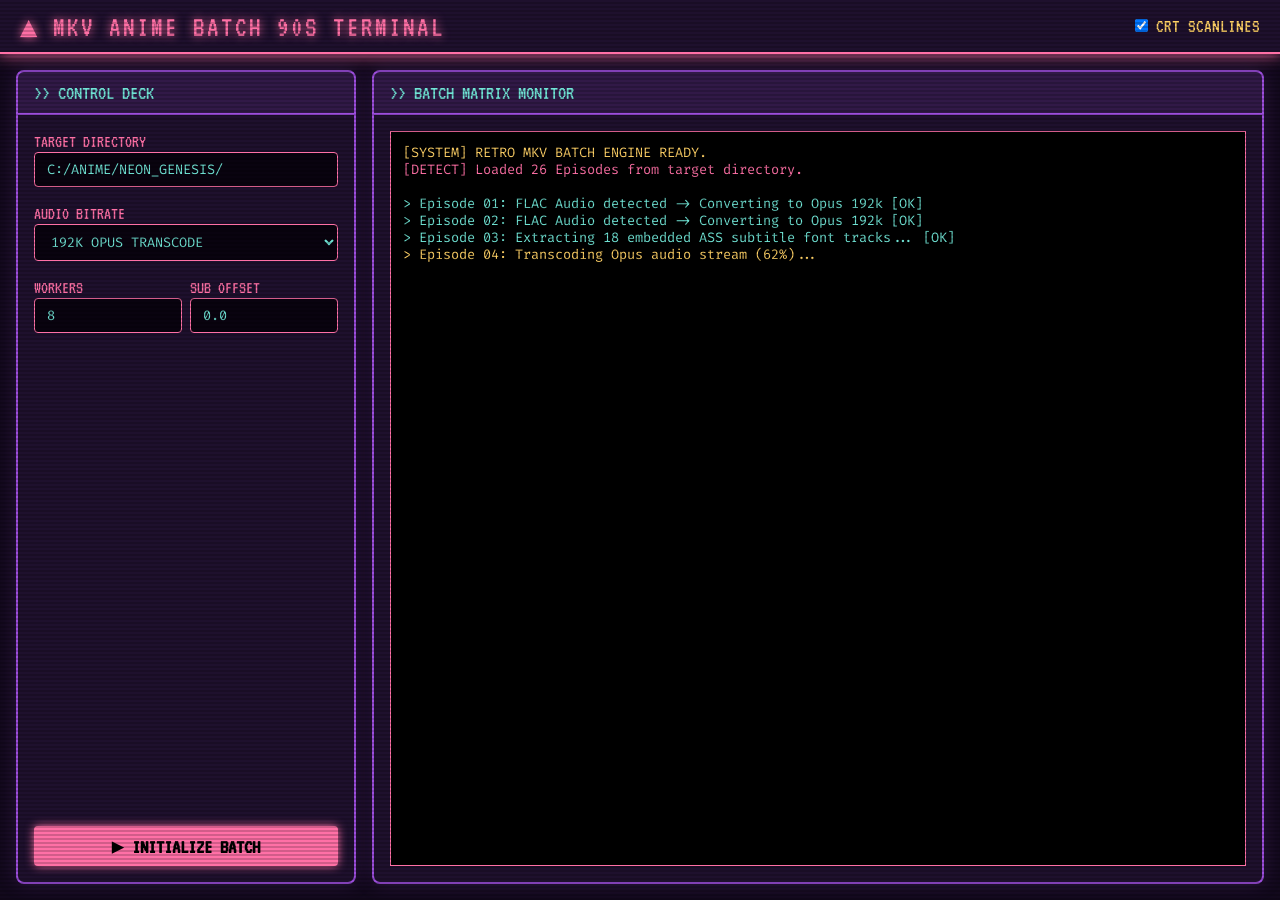
<file: desktop-tauri/ui/prototypes/proto5_retro_terminal.html>
<!DOCTYPE html>
<html lang="en">
<head>
  <meta charset="UTF-8">
  <meta name="viewport" content="width=device-width, initial-scale=1.0">
  <title>MKV Anime Batch - Retro Cyberpunk Terminal</title>
  <link rel="stylesheet" href="proto5_retro_terminal.css">
</head>
<body>

  <!-- Optional CRT Scanlines Effect -->
  <div class="crt-overlay" id="crt-layer"></div>

  <header class="synth-header">
    <div class="synth-brand">
      ▲ MKV ANIME BATCH 90S TERMINAL
    </div>
    <div style="display:flex; align-items:center; gap:16px;">
      <label style="font-family:var(--font-retro); font-size:1.2rem; cursor:pointer; color:var(--synth-yellow);">
        <input type="checkbox" checked onchange="document.getElementById('crt-layer').style.display = this.checked ? 'block' : 'none'" /> CRT SCANLINES
      </label>
    </div>
  </header>

  <main class="synth-layout">

    <aside class="synth-card">
      <div class="synth-card-header">
        <span>>> CONTROL DECK</span>
      </div>
      
      <div class="synth-card-body">
        <div>
          <label style="font-family:var(--font-retro); font-size:1.1rem; color:var(--synth-pink);">TARGET DIRECTORY</label>
          <input type="text" class="synth-input" value="C:/ANIME/NEON_GENESIS/" />
        </div>

        <div>
          <label style="font-family:var(--font-retro); font-size:1.1rem; color:var(--synth-pink);">AUDIO BITRATE</label>
          <select class="synth-input">
            <option>192K OPUS TRANSCODE</option>
            <option>256K HIGH BITRATE</option>
          </select>
        </div>

        <div style="display:grid; grid-template-columns:1fr 1fr; gap:8px;">
          <div>
            <label style="font-family:var(--font-retro); font-size:1.1rem; color:var(--synth-pink);">WORKERS</label>
            <input type="number" class="synth-input" value="8" />
          </div>
          <div>
            <label style="font-family:var(--font-retro); font-size:1.1rem; color:var(--synth-pink);">SUB OFFSET</label>
            <input type="number" class="synth-input" value="0.0" />
          </div>
        </div>

        <div style="margin-top:auto;">
          <button class="synth-btn" style="width:100%;">▶ INITIALIZE BATCH</button>
        </div>
      </div>
    </aside>

    <section class="synth-card">
      <div class="synth-card-header">
        <span>>> BATCH MATRIX MONITOR</span>
      </div>

      <div class="synth-card-body">
        <div style="background:#000; border:1px solid var(--synth-pink); padding:12px; font-family:var(--font-code); font-size:0.85rem; color:var(--synth-mint); flex:1; overflow-y:auto;">
          <div style="color:var(--synth-yellow);">[SYSTEM] RETRO MKV BATCH ENGINE READY.</div>
          <div style="color:var(--synth-pink);">[DETECT] Loaded 26 Episodes from target directory.</div>
          <br>
          <div>> Episode 01: FLAC Audio detected -> Converting to Opus 192k [OK]</div>
          <div>> Episode 02: FLAC Audio detected -> Converting to Opus 192k [OK]</div>
          <div>> Episode 03: Extracting 18 embedded ASS subtitle font tracks... [OK]</div>
          <div style="color:var(--synth-yellow); animation: pulse 1s infinite;">> Episode 04: Transcoding Opus audio stream (62%)...</div>
        </div>
      </div>
    </section>

  </main>

</body>
</html>
</file>
<file: desktop-tauri/ui/style.css>
/* MKV Anime Batch — Library + Inspector layout.
   Liquid Glass is faked: translucent fills, a rim, a top highlight and a shadow over the app's own
   static wallpaper. There is no backdrop-filter: on WebKitGTK it measured 14 fps against 50–57 fps
   for solid panes on the reference laptop (Intel HD 4000). Surfaces content scrolls under (sticky
   headers, the log drawer, the sheet) use the near-opaque --head and --float fills. */

/* ─── Fonts (vendored, SIL OFL 1.1; see fonts/OFL-*.txt) ───────────────────── */
@font-face { font-family: "Onest"; src: url("fonts/onest-latin-wght-normal.woff2") format("woff2"); font-weight: 100 900; font-display: swap; }
@font-face { font-family: "Unbounded"; src: url("fonts/unbounded-latin-wght-normal.woff2") format("woff2"); font-weight: 200 900; font-display: swap; }
@font-face { font-family: "JetBrains Mono"; src: url("fonts/jetbrains-mono-latin-wght-normal.woff2") format("woff2"); font-weight: 100 800; font-display: swap; }

/* ─── Tokens ───────────────────────────────────────────────────────────────── */
:root {
  --font-ui: -apple-system, BlinkMacSystemFont, "Onest", system-ui, sans-serif;
  --font-num: "Unbounded", var(--font-ui);
  --font-mono: "JetBrains Mono", ui-monospace, monospace;
  --window-radius: 14px;
  --pane-radius: 22px;

  --wall: radial-gradient(1100px 700px at 6% 0%, #bfe3ff 0%, rgba(191, 227, 255, 0) 60%),
    radial-gradient(900px 620px at 100% 100%, #f3cfff 0%, rgba(243, 207, 255, 0) 58%),
    radial-gradient(760px 520px at 58% 42%, #cff7e8 0%, rgba(207, 247, 232, 0) 62%), #e8edf4;
  --bg: #f0f3f5;
  --side: rgba(255, 255, 255, .42);
  --panel: rgba(255, 255, 255, .52);
  --content: rgba(255, 255, 255, .64);
  --head: rgba(248, 250, 252, .94);
  --float: rgba(250, 251, 253, .95);
  --field: rgba(255, 255, 255, .6);
  --sel: rgba(110, 122, 145, .16);
  --edge: rgba(255, 255, 255, .7);
  --hi: rgba(255, 255, 255, .9);
  --shadow: 0 12px 32px rgba(30, 42, 64, .14), 0 1px 3px rgba(30, 42, 64, .08);
  --fg: #121820;
  --mute: #3f4a56;
  --path: #2f3b47;
  --sep: rgba(20, 32, 48, .2);
  --line: rgba(20, 32, 48, .1);
  --hover: rgba(110, 122, 145, .1);
  --accent: #0d826d;
  --accent-fg: #ffffff;
  --accent-soft: rgba(13, 130, 109, .14);
  --accent-ring: rgba(13, 130, 109, .38);
  --ok: #1e7a4c;
  --warn: #9a5b00;
  --err: #c0372c;
  --err-soft: rgba(192, 55, 44, .12);
  --info: #2a66a8;
  --done: #6b45b5;
  --run: #0e8fb0;
  --run-fg: #ffffff;
  --scroll: rgba(20, 32, 48, .22);
  --scroll-hover: rgba(20, 32, 48, .4);
  color-scheme: light;
}

[data-theme="dark"] {
  --wall: radial-gradient(1100px 700px at 6% 0%, #1c3d57 0%, rgba(28, 61, 87, 0) 60%),
    radial-gradient(900px 620px at 100% 100%, #3d1f57 0%, rgba(61, 31, 87, 0) 58%),
    radial-gradient(760px 520px at 58% 42%, #113d34 0%, rgba(17, 61, 52, 0) 62%), #0b0e13;
  --bg: #13171b;
  --side: rgba(34, 40, 50, .46);
  --panel: rgba(34, 40, 50, .52);
  --content: rgba(18, 22, 28, .58);
  --head: rgba(22, 27, 34, .94);
  --float: rgba(26, 31, 39, .95);
  --field: rgba(255, 255, 255, .07);
  --sel: rgba(255, 255, 255, .1);
  --edge: rgba(255, 255, 255, .13);
  --hi: rgba(255, 255, 255, .16);
  --shadow: 0 14px 40px rgba(0, 0, 0, .5), 0 1px 3px rgba(0, 0, 0, .3);
  --fg: #e8edf2;
  --mute: #b0bbc5;
  --path: #c3cdd6;
  --sep: rgba(255, 255, 255, .2);
  --line: rgba(255, 255, 255, .09);
  --hover: rgba(255, 255, 255, .06);
  --accent: #4cc7ad;
  --accent-fg: #06201a;
  --accent-soft: rgba(76, 199, 173, .16);
  --accent-ring: rgba(76, 199, 173, .45);
  --ok: #4fc98a;
  --warn: #e5a63c;
  --err: #f0776b;
  --err-soft: rgba(240, 119, 107, .14);
  --info: #6aa8ea;
  --done: #b195ee;
  --run: #3cc8e6;
  --run-fg: #04222b;
  --scroll: rgba(255, 255, 255, .2);
  --scroll-hover: rgba(255, 255, 255, .38);
  color-scheme: dark;
}

/* Solid fills for people who ask for less transparency. */
@media (prefers-reduced-transparency: reduce) {
  :root { --side: #e9eef2; --panel: #f6f8fa; --content: #ffffff; --head: #ffffff; --float: #ffffff; }
  [data-theme="dark"] { --side: #1a1f26; --panel: #1d232a; --content: #151a1f; --head: #151a1f; --float: #1a1f27; }
}

/* ─── Base ─────────────────────────────────────────────────────────────────── */
*, *::before, *::after { box-sizing: border-box; }

html, body {
  width: 100%; height: 100%;
  margin: 0;
  overflow: hidden;
  background: var(--bg);
  color: var(--fg);
  font-family: var(--font-ui);
  font-size: 13px;
  line-height: 1.45;
  -webkit-font-smoothing: antialiased;
  user-select: none;
}

h1, h2, h3, h4, p, dl, dd, ol, fieldset { margin: 0; padding: 0; }
fieldset { border: 0; min-width: 0; }
button, input, select { font: inherit; color: inherit; }
button { cursor: pointer; }
button:disabled, input:disabled, select:disabled { cursor: not-allowed; opacity: .75; }
:focus-visible { outline: 2px solid var(--accent); outline-offset: 2px; }
/* Focus handed back after a pointer closed a dialog (see the sheet's close handler). */
.quiet-focus:focus-visible { outline: none; }
[hidden] { display: none !important; }
input, textarea { user-select: text; }
.sr-only { position: absolute; width: 1px; height: 1px; overflow: hidden; clip: rect(0 0 0 0); white-space: nowrap; }

/* Thin overlay-style scrollbars that stop short of the pane edges. */
::-webkit-scrollbar { width: 10px; height: 10px; }
::-webkit-scrollbar-track { background: transparent; margin: 10px 0; }
::-webkit-scrollbar-thumb { background-color: var(--scroll); border: 3px solid transparent; border-radius: 999px; background-clip: content-box; }
::-webkit-scrollbar-thumb:hover { background-color: var(--scroll-hover); }
::-webkit-scrollbar-corner { background: transparent; }

input[type="number"]::-webkit-inner-spin-button,
input[type="number"]::-webkit-outer-spin-button { -webkit-appearance: none; margin: 0; }
input[type="number"] { appearance: textfield; }

/* One task's elements show at a time; `data-view` on <html> names the task. */
html[data-view="remux"] [data-for="extract"],
html[data-view="extract"] [data-for="remux"] { display: none !important; }

#app {
  position: relative;
  width: 100%; height: 100%;
  display: flex;
  flex-direction: column;
  overflow: hidden;
  background: var(--wall);
}

/* ─── Linux: rounded window corners ─────────────────────────────────────────
   Windows 11 (DWM) rounds undecorated windows for free; GTK does not. On Linux
   the window is transparent (tauri.linux.conf.json) and #app paints the rounded
   surface itself. html/body must stay fully transparent or their opaque square
   background bleeds through the corners as white/dark wedges. */
html.is-linux,
html.is-linux body {
  background: transparent !important;
  background-color: transparent !important;
}

html.is-linux #app,
html.is-linux .overlay {
  border-radius: var(--window-radius) !important;
  overflow: hidden;
}

/* WebKitGTK does not clip a composited child to the parent's rounded corners, and the bottom bar
   has its own layer (see Layout), so it rounds its own bottom corners. The title bar, the other
   element touching the corners, rounds its top two to match. */
html.is-linux .titlebar { border-radius: var(--window-radius) var(--window-radius) 0 0; }
html.is-linux .bar { border-radius: 0 0 var(--window-radius) var(--window-radius); }

/* A maximized window must be square or the desktop shows through the corners. */
html.is-linux.is-maximized #app,
html.is-linux.is-maximized .overlay,
html.is-linux.is-maximized .titlebar,
html.is-linux.is-maximized .bar {
  border-radius: 0 !important;
}

/* ─── Glass ────────────────────────────────────────────────────────────────── */
.glass {
  position: relative;
  isolation: isolate;
  border: 1px solid var(--edge);
  box-shadow: var(--shadow), inset 0 1px 0 var(--hi);
}
.glass::before {
  content: "";
  position: absolute;
  inset: 0;
  z-index: -1;
  border-radius: inherit;
  pointer-events: none;
  background: linear-gradient(180deg, rgba(255, 255, 255, .22), rgba(255, 255, 255, 0) 38%);
}
.cap { box-shadow: inset 0 1px 0 rgba(255, 255, 255, .4), 0 2px 8px rgba(0, 0, 0, .14); }

/* ─── Layout ───────────────────────────────────────────────────────────────── */
/* Title bar, panes and bottom bar sit flush against the window edges, divided by 1px lines;
   only the log drawer and the sheets float. */
.panes {
  flex: 1 1 auto;
  min-height: 0;
  display: grid;
  grid-template-columns: 220px minmax(0, 1fr) 320px;
}
@media (max-width: 1179px) { .panes { grid-template-columns: 200px minmax(0, 1fr) 280px; } }
@media (max-width: 979px) { .panes { grid-template-columns: 196px minmax(0, 1fr) 248px; } }

.side, .insp, .main { min-height: 0; }
/* Each pane gets its own compositing layer, so a row or a clock that changes repaints that pane
   alone, never the wallpaper's gradients around it (23 → 58 fps scrolling a running batch on
   WebKitGTK). */
.side, .insp, .main, .bar, .logdrawer { will-change: transform; }

/* ─── Title bar ────────────────────────────────────────────────────────────── */
.titlebar {
  flex: none;
  height: 46px;
  display: grid;
  grid-template-columns: 1fr auto 1fr;
  align-items: center;
  gap: 12px;
  padding: 0 14px;
  background: var(--side);
  border-bottom: 1px solid var(--line);
}
/* Shrink to the buttons: as a grid item it would stretch across its 1fr column and make the whole
   left third a hover zone. */
.traffic-lights { display: flex; gap: 8px; justify-self: start; }
.tl-btn {
  width: 14px; height: 14px; padding: 0; border: 0; border-radius: 50%;
  display: grid; place-items: center;
  box-shadow: inset 0 0 0 .5px rgba(0, 0, 0, .22);
  transition: transform .15s cubic-bezier(.16, 1, .3, 1), filter .15s ease;
}
/* The hovered light swells and brightens. */
.tl-btn:hover { transform: scale(1.15); filter: brightness(1.12); }
@media (prefers-reduced-motion: reduce) {
  .tl-btn:hover { transform: none; }
}
.tl-btn svg { display: block; fill: none; stroke: currentColor; stroke-width: 1.8; stroke-linecap: round; opacity: 0; transition: opacity .12s; }
/* The glyphs show for the whole group on hover or keyboard focus, as on macOS. Not on mouse focus:
   a clicked button keeps focus, which would leave them lit after the cursor moves away. The :has()
   rule stands alone so an engine without :has() drops only it, not the hover rule. */
.traffic-lights:hover svg { opacity: 1; }
.traffic-lights:has(:focus-visible) svg { opacity: 1; }
.tl-close { background: #ff5f57; color: rgba(80, 0, 0, .92); }
.tl-min { background: #febc2e; color: rgba(100, 50, 0, .92); }
.tl-max { background: #28c840; color: rgba(0, 70, 0, .92); }

/* Icon buttons (the theme toggle, the gears) only recolor on hover. */
.icon-btn {
  flex: none;
  width: 32px; height: 32px;
  display: grid; place-items: center;
  border: 0; padding: 0; border-radius: 8px;
  background: transparent;
  color: var(--mute);
}
.icon-btn:hover { color: var(--fg); }
.theme-btn { justify-self: end; }
.theme-btn .moon-icon { display: none; }
[data-theme="dark"] .theme-btn .sun-icon { display: none; }
[data-theme="dark"] .theme-btn .moon-icon { display: block; }

.brand { display: flex; align-items: center; gap: 10px; min-width: 0; }
.brand-name { display: flex; flex-direction: column; align-items: center; text-align: center; line-height: 1.15; font-weight: 700; font-size: 14px; white-space: nowrap; }
/* The logo glyph sits bare, with fixed colors, so it looks the same in either theme. */
/* Grid, not inline: an inline SVG would sit on the text baseline and leave a gap below it. */
.brand-mark { flex: none; display: grid; }
.nav-text { display: flex; flex-direction: column; line-height: 1.2; min-width: 0; }
.brand-name small, .nav-text small { color: var(--mute); font-weight: 400; font-size: 11px; }

/* ─── Sidebar ──────────────────────────────────────────────────────────────── */
.side {
  background: var(--side);
  border-right: 1px solid var(--line);
  padding: 14px 10px;
  overflow: auto;
  display: flex;
  flex-direction: column;
  gap: 18px;
}

.side-group { display: flex; flex-direction: column; gap: 2px; }
.side-group h2 {
  margin: 0 0 4px; padding: 0 8px;
  display: flex; align-items: center; justify-content: space-between;
  font-size: 11px; font-weight: 600; letter-spacing: .07em; text-transform: uppercase;
  color: var(--mute);
}

.nav {
  display: flex; align-items: center; gap: 10px;
  width: 100%; min-width: 0;
  border: 0; padding: 7px 8px; border-radius: 8px;
  background: transparent;
  text-align: left; font-weight: 500;
}
.nav:hover:not(:disabled) { background: var(--hover); }
.nav svg { flex: none; }

.task-row { display: flex; align-items: center; gap: 2px; border-radius: 8px; }
.task-row:has(.pipeline-tab-btn.active) { background: var(--sel); }
/* One hover box per row: an inset tint layered over the row's own background. */
.task-row:hover { box-shadow: inset 0 0 0 100px var(--hover); }
.task-row .nav { flex: 1; min-height: 44px; }
.task-row .nav:hover:not(:disabled) { background: transparent; }
.task-row .icon-btn { width: 36px; height: 36px; margin-right: 4px; }

.status-pill { margin-left: auto; display: inline-flex; align-items: center; gap: 4px; font-size: 10px; font-weight: 600; white-space: nowrap; color: var(--mute); }
.status-pill.status-idle { display: none; }
/* In the task row the pill is a dot; its text stays for screen readers. */
.task-row .status-pill { font-size: 0; gap: 0; }
.status-pill .status-dot { width: 7px; height: 7px; border-radius: 50%; background: currentColor; }
.status-pill.status-running { color: var(--info); }
.status-pill.status-success { color: var(--ok); }
.status-pill.status-error { color: var(--err); }
.status-pill.status-cancelled { color: var(--mute); }

.library-tree { display: flex; flex-direction: column; gap: 2px; }
.lib-root { background: var(--sel); }
.lib-root svg { flex: none; }
.lib-root .lib-name, .lib-release .lib-name { min-width: 0; overflow: hidden; text-overflow: ellipsis; white-space: nowrap; }
.lib-release { padding: 6px 8px 6px 32px; font-weight: 400; }
.lib-count { margin-left: auto; font-size: 11px; color: var(--mute); }
.lib-open { color: var(--mute); }

.locked-label { display: none; align-items: center; gap: 4px; text-transform: none; letter-spacing: 0; font-weight: 500; color: var(--warn); }
html.job-locked .locked-label { display: inline-flex; }

.preset-row .preset-dot { flex: none; width: 9px; height: 9px; border-radius: 50%; border: 2px solid var(--mute); }
.preset-row.active { background: var(--accent-soft); box-shadow: inset 0 0 0 1px var(--accent-ring); font-weight: 600; }
.preset-row.active .preset-dot { border-color: var(--accent); background: var(--accent); }

.list-hint { font-size: 12px; color: var(--mute); }
.list-hint .hint-locked, html.job-locked .list-hint .hint-idle { display: none; }
html.job-locked .list-hint .hint-locked { display: inline; }

/* ─── Episode list ─────────────────────────────────────────────────────────── */
.main {
  display: flex;
  flex-direction: column;
  min-width: 0;
  overflow: hidden;
  background: var(--content);
}
.list-head { padding: 16px 20px 10px; display: flex; flex-direction: column; gap: 10px; border-bottom: 1px solid var(--line); }
.release-title { font-size: 18px; font-weight: 700; text-wrap: balance; overflow-wrap: anywhere; }

.crumbs { display: flex; flex-wrap: wrap; align-items: center; gap: 2px 6px; font-size: 12px; line-height: 1.5; color: var(--path); overflow-wrap: anywhere; }
.crumbs .crumb-end { color: var(--fg); font-weight: 600; }
.crumbs .crumb-sep { opacity: .6; flex: none; }
.crumbs:empty { display: none; }

.list-tools { display: flex; align-items: center; flex-wrap: wrap; gap: 6px; }
.list-tools .spacer { flex: 1; }
.chip {
  border: 1px solid var(--line); border-radius: 999px;
  background: var(--sel); color: var(--mute);
  padding: 4px 12px; font-size: 12px; font-weight: 500;
}
.chip:hover { border-color: var(--mute); }
.chip.is-on { background: var(--fg); color: var(--bg); border-color: var(--fg); }
.link-btn { background: none; border: 0; padding: 4px; color: var(--accent); font-size: 12px; font-weight: 600; }

.list { flex: 1 1 auto; min-height: 0; overflow: auto; padding: 0 12px 16px; }
.filter-empty { padding: 0 32px 20px; color: var(--mute); }

.ep-group-head {
  position: sticky; top: 0; z-index: 1;
  display: flex; justify-content: space-between;
  padding: 12px 8px 6px;
  border-radius: 0 0 10px 10px;
  background: var(--head);
  font-size: 11px; font-weight: 600; letter-spacing: .06em; text-transform: uppercase;
  color: var(--mute);
}

.ep-row {
  display: grid;
  grid-template-columns: auto minmax(0, 1fr) auto auto;
  align-items: center;
  gap: 10px;
  padding: 4px 4px 4px 10px;
  border-radius: 10px;
}
.ep-row:hover { background: var(--hover); }
.ep-row.is-inspected { background: var(--accent-soft); box-shadow: inset 0 0 0 1px var(--accent-ring); }
.ep-select-check { width: 16px; height: 16px; margin: 0; accent-color: var(--accent); }
.ep-pick {
  display: flex; align-items: center; gap: 12px;
  min-width: 0; min-height: 44px;
  background: none; border: 0; padding: 0; text-align: left;
}
.ep-num { flex: none; width: 2.6em; font-family: var(--font-num); font-weight: 700; font-size: 17px; letter-spacing: -.02em; }
.ep-text { min-width: 0; display: flex; flex-direction: column; }
.ep-title, .ep-meta { white-space: nowrap; overflow: hidden; text-overflow: ellipsis; }
.ep-title { font-weight: 600; }
.ep-meta { color: var(--path); font-size: 12px; }
.ep-meta.is-error { color: var(--err); }

/* An item left out of the Queue Selection reads as such, whatever it did before. */
.ep-row:has(> .ep-select-check:not(:checked)) .ep-pick { opacity: .45; }
.ep-row:has(> .ep-select-check:not(:checked)) .ep-status > * { display: none; }
.ep-row:has(> .ep-select-check:not(:checked)) .ep-status::after { content: "Not in batch"; color: var(--mute); }

.ep-status { display: flex; align-items: center; gap: 8px; font-size: 12px; white-space: nowrap; max-width: 150px; }
.ep-status-text { overflow: hidden; text-overflow: ellipsis; }
.tone-info { color: var(--info); }
.tone-ok { color: var(--ok); }
.tone-err { color: var(--err); }
.tone-mute { color: var(--mute); }
.tone-accent { color: var(--accent); }
.tone-done { color: var(--done); }
.ep-ring, .ep-icon { display: none; flex: none; }
.ep-row[data-status="processing"] .ep-ring { display: block; }
.ep-row[data-status="completed"] .ep-icon-ok, .ep-row[data-status="error"] .ep-icon-err { display: block; }
.ep-ring-track { fill: none; stroke: var(--line); stroke-width: 3; }
.ep-ring-arc { fill: none; stroke: var(--info); stroke-width: 3; stroke-linecap: round; stroke-dashoffset: 37.7; }
.is-spinning .ep-ring { animation: spin 1.1s linear infinite; }
@keyframes spin { to { transform: rotate(360deg); } }

.ep-reorder { display: flex; flex-direction: column; opacity: 0; transition: opacity .15s; }
.ep-row:hover .ep-reorder, .ep-row:focus-within .ep-reorder { opacity: 1; }
.list.is-filtered .ep-reorder { visibility: hidden; }
.ep-reorder-btn {
  width: 22px; height: 18px;
  display: grid; place-items: center;
  border: 0; padding: 0; border-radius: 5px;
  background: transparent; color: var(--mute);
}
.ep-reorder-btn:hover:not(:disabled) { background: var(--sel); color: var(--fg); }

.empty-state-card {
  margin: 48px auto; max-width: 340px;
  display: flex; flex-direction: column; align-items: center; gap: 8px; text-align: center;
}
.empty-icon { color: var(--mute); }
.empty-state-title { font-size: 15px; font-weight: 700; }
.empty-state-desc { color: var(--mute); }
.empty-state-action { margin-top: 6px; }
.scan-spinner {
  width: 26px; height: 26px; border-radius: 50%;
  border: 3px solid var(--line); border-top-color: var(--info);
  animation: spin 1s linear infinite;
}

.btn, .cap {
  display: inline-flex; align-items: center; justify-content: center; gap: 8px;
  min-height: 36px; padding: 6px 18px;
  border: 0; border-radius: 999px;
  font-weight: 700;
}
.btn-accent { background: var(--accent); color: var(--accent-fg); }
.btn-run { background: var(--run); color: var(--run-fg); }
.btn-stop { background: var(--err); color: #ffffff; }
.btn-run::before { content: ""; width: 0; height: 0; border-style: solid; border-width: 6px 0 6px 10px; border-color: transparent transparent transparent currentColor; }
.btn-stop::before { content: ""; width: 11px; height: 11px; border-radius: 2px; background: currentColor; }
.pill-btn {
  display: inline-flex; align-items: center; gap: 6px;
  min-height: 36px; padding: 6px 14px;
  border: 1px solid var(--edge); border-radius: 999px;
  background: var(--field);
  font-size: 12px; font-weight: 600;
}

/* ─── Inspector ────────────────────────────────────────────────────────────── */
.insp { background: var(--panel); border-left: 1px solid var(--line); overflow: hidden; display: flex; flex-direction: column; }
.insp-empty { padding: 24px 18px; color: var(--mute); }
.insp-body { flex: 1 1 auto; min-height: 0; display: flex; flex-direction: column; }
/* The episode header stays put; only the sections below it scroll. */
.insp-head { flex: none; display: flex; gap: 12px; align-items: flex-start; padding: 18px 16px 14px; border-bottom: 1px solid var(--sep); }
.insp-scroll { flex: 1 1 auto; min-height: 0; overflow: auto; padding: 16px; display: flex; flex-direction: column; gap: 18px; }
.insp-num { font-family: var(--font-num); font-weight: 700; font-size: 30px; line-height: 1; letter-spacing: -.02em; }
.insp-head-text { min-width: 0; }
.insp-head h3 { font-size: 15px; text-wrap: balance; overflow-wrap: anywhere; }
.insp-head .crumbs { margin-top: 4px; }
.insp-error {
  padding: 10px 12px; border-radius: 10px;
  background: var(--err-soft); color: var(--err);
  font-family: var(--font-mono); font-size: 12px;
  overflow-wrap: anywhere; user-select: text;
}
.insp-section + .insp-section { border-top: 1px solid var(--sep); padding-top: 16px; }
.insp-section h4, .sheet-section h3 {
  margin: 0 0 8px;
  font-size: 11px; font-weight: 600; letter-spacing: .07em; text-transform: uppercase;
  color: var(--mute);
}
.insp-dl { display: grid; grid-template-columns: auto minmax(0, 1fr); gap: 6px 12px; font-size: 12px; }
.insp-dl dt { color: var(--mute); }
.insp-dl dd { overflow-wrap: anywhere; }
.pill {
  display: inline-flex; align-items: center; gap: 6px;
  padding: 2px 10px 2px 8px; border-radius: 999px;
  font-weight: 600;
  background: var(--sel);
}
.pill::before { content: ""; width: 7px; height: 7px; border-radius: 50%; background: currentColor; }
.pill.tone-info { background: color-mix(in srgb, var(--info) 18%, transparent); }
.pill.tone-ok { background: color-mix(in srgb, var(--ok) 18%, transparent); }
.pill.tone-err { background: var(--err-soft); }

.ladder { list-style: none; display: flex; flex-direction: column; gap: 4px; }
.ladder li {
  display: grid; grid-template-columns: 20px minmax(0, 1fr) auto; gap: 8px; align-items: center;
  padding: 6px 8px; border-radius: 8px; font-size: 12px; color: var(--mute);
}
.ladder li.is-found { color: var(--fg); }
.ladder li.is-chosen { background: var(--accent-soft); color: var(--fg); font-weight: 600; }
.ladder .rung-n {
  width: 20px; height: 20px; border-radius: 50%;
  border: 1px solid var(--line);
  display: grid; place-items: center;
  font-family: var(--font-num); font-size: 10px; font-weight: 600;
}
.ladder li.is-chosen .rung-n { background: var(--accent); border-color: var(--accent); color: var(--accent-fg); }
.ladder .rung-label { min-width: 0; }
.ladder .rung-detail { display: block; font-weight: 400; color: var(--path); white-space: nowrap; overflow: hidden; text-overflow: ellipsis; }
.ladder .rung-tag { font-size: 11px; font-weight: 500; }

.assign-row { display: flex; gap: 6px; margin-top: 8px; align-items: center; }
.assign-row select { flex: 1; min-width: 0; }
.assign-opts { display: grid; grid-template-columns: 1fr 1fr; gap: 8px; margin-top: 10px; }

.font-chips { display: flex; flex-wrap: wrap; gap: 4px; font-size: 12px; color: var(--path); }

/* ─── Fields (sheet and inspector) ─────────────────────────────────────────── */
.field {
  min-width: 0; width: 100%;
  min-height: 34px;
  padding: 6px 10px;
  border: 1px solid var(--line); border-radius: 8px;
  background: var(--field);
  font-size: 12px;
}
.field.mono { font-family: var(--font-mono); }
.field-label { display: flex; flex-direction: column; gap: 4px; min-width: 0; font-size: 12px; font-weight: 500; color: var(--mute); }
.field-label .field { color: var(--fg); font-weight: 400; }
.required { font-size: 10px; font-weight: 600; color: var(--warn); text-transform: uppercase; letter-spacing: .05em; }
.input-row, .range-row { display: flex; gap: 6px; align-items: center; }
.range-row input[type="range"] { flex: 1; accent-color: var(--accent); }
.cplx-val { width: 52px; flex: none; text-align: center; font-family: var(--font-num); }
.browse-btn {
  flex: none; min-height: 34px; padding: 6px 12px;
  border: 1px solid var(--edge); border-radius: 8px;
  background: var(--field); color: var(--fg);
  font-size: 12px; font-weight: 600;
}
.number-stepper { display: flex; align-items: stretch; }
.number-stepper .field { border-radius: 0; text-align: center; }
.stepper-btn {
  flex: none; width: 30px;
  border: 1px solid var(--line); background: var(--field); color: var(--fg);
  font-weight: 700;
}
.stepper-btn.minus { border-radius: 8px 0 0 8px; border-right: 0; }
.stepper-btn.plus { border-radius: 0 8px 8px 0; border-left: 0; }
.check-row { display: flex; align-items: center; gap: 8px; font-size: 13px; }
.check-row input { width: 16px; height: 16px; margin: 0; accent-color: var(--accent); }
.input-error { border-color: var(--err) !important; box-shadow: 0 0 0 2px var(--err-soft); }

/* ─── Bottom bar ───────────────────────────────────────────────────────────── */
.bar {
  flex: none;
  display: flex; align-items: center; gap: 18px;
  padding: 8px 14px;
  background: var(--side);
  border-top: 1px solid var(--line);
}
.bar-run .cap { min-height: 40px; }
.bar-progress { flex: 1 1 200px; min-width: 0; display: flex; flex-direction: column; gap: 5px; font-size: 12px; }
.bar-line { display: flex; justify-content: space-between; gap: 8px; color: var(--mute); font-variant-numeric: tabular-nums; white-space: nowrap; }
.bar-line b { color: var(--fg); overflow: hidden; text-overflow: ellipsis; }
.stack { height: 6px; border-radius: 3px; background: var(--line); overflow: hidden; display: flex; }
.stack i { display: block; height: 100%; width: 0; }
.stack .seg-done { background: var(--accent); }
.stack .seg-skip { background: var(--mute); }
.stack .seg-fail { background: var(--err); }
.stack .seg-live { background: var(--info); opacity: .6; }
.bar-chips { display: flex; flex-direction: column; font-size: 11px; color: var(--mute); white-space: nowrap; }
.tel { display: flex; gap: 14px; }
.tel-item { display: flex; align-items: center; gap: 8px; font-size: 11px; }
.tel-item polyline { fill: none; stroke: currentColor; stroke-width: 1.4; stroke-linejoin: round; }
.tel-item span { color: var(--mute); white-space: nowrap; }
.tel-item b { display: block; color: var(--fg); font-size: 12px; font-weight: 600; font-variant-numeric: tabular-nums; }
.badge { background: var(--err); color: #ffffff; border-radius: 999px; padding: 0 6px; font-size: 10px; }
@media (max-width: 1099px) { .tel-item svg { display: none; } .tel { gap: 10px; } }
@media (max-width: 899px) { .bar-chips { display: none; } .bar { gap: 12px; } }

/* ─── Log drawer ───────────────────────────────────────────────────────────── */
.logdrawer {
  position: absolute;
  left: 232px; right: 332px; bottom: 68px;
  height: 44%;
  z-index: 3;
  display: flex; flex-direction: column;
  overflow: hidden;
  border-radius: var(--pane-radius);
  background: var(--float);
}
@media (max-width: 1179px) { .logdrawer { left: 212px; right: 292px; } }
@media (max-width: 979px) { .logdrawer { left: 208px; right: 260px; } }
.logdrawer-head { display: flex; justify-content: space-between; align-items: center; padding: 8px 14px; border-bottom: 1px solid var(--line); font-weight: 600; }
.logdrawer-actions { display: flex; gap: 4px; }
.log-body {
  flex: 1; min-height: 0; overflow: auto;
  padding: 8px 14px;
  font-family: var(--font-mono); font-size: 12px; line-height: 1.6;
  user-select: text;
}
.log-line { white-space: pre-wrap; overflow-wrap: anywhere; }
.log-line.line-err { color: var(--err); }
.log-line.line-warn { color: var(--warn); }
.log-line.line-ok { color: var(--ok); }
.log-line.line-info { color: var(--info); }
.log-line.line-skip { color: var(--mute); }
.log-line.line-done { color: var(--done); }
.console-empty-prompt { color: var(--mute); }

/* ─── Sheet and modal (each a <dialog> filling the window) ────────────────── */
.overlay {
  position: fixed; inset: 0;
  width: 100%; height: 100%;
  max-width: none; max-height: none;
  margin: 0; padding: 36px 16px;
  border: 0;
  background: rgba(8, 12, 18, .32);
  color: var(--fg);
}
.overlay[open] { display: flex; justify-content: center; align-items: flex-start; }
.overlay::backdrop { background: transparent; }
.sheet {
  width: 580px; max-width: 100%; max-height: 100%;
  overflow: hidden;
  border-radius: 26px;
  background: var(--float);
  display: flex; flex-direction: column;
  animation: sheet-drop .22s ease-out;
}
@keyframes sheet-drop { from { transform: translateY(-24px); opacity: 0; } }
@media (prefers-reduced-motion: reduce) {
  .sheet, .is-spinning .ep-ring, .scan-spinner { animation: none; }
}
.sheet-head {
  flex: none;
  display: flex; align-items: center; justify-content: space-between; gap: 12px;
  padding: 16px 20px;
  background: var(--float);
  border-bottom: 1px solid var(--sep);
}
.sheet-head h2 { font-size: 16px; font-weight: 700; }
.sheet-head p, .sheet-note { font-size: 12px; color: var(--mute); }
.sheet-note { padding-top: 14px; }
/* Only the body scrolls, so the scrollbar starts below the header rule and
   stops short of the 26px bottom corner. */
.sheet-body { flex: 1 1 auto; min-height: 0; overflow: auto; padding: 4px 20px 20px; }
.sheet-body::-webkit-scrollbar-track { margin: 8px 0 22px; }
.locked-note {
  display: none;
  margin-top: 14px; padding: 8px 12px; border-radius: 10px;
  font-size: 12px; color: var(--warn);
  background: color-mix(in srgb, var(--warn) 14%, transparent);
}
html.job-locked .locked-note { display: block; }
.sheet-section { padding: 16px 0; display: flex; flex-direction: column; gap: 12px; }
.sheet-section + .sheet-section { border-top: 1px solid var(--sep); }
.sheet-section h3 { margin: 0; }
.sheet-section.grid-2 { display: grid; grid-template-columns: repeat(2, minmax(0, 1fr)); }
.sheet-section.grid-2 h3, .span-2 { grid-column: 1 / -1; }
.grid-3 { display: grid; grid-template-columns: repeat(3, minmax(0, 1fr)); gap: 12px; }
.clear-cache-btn { align-self: flex-start; }

.modal-card {
  width: 400px; max-width: 100%;
  margin-top: 12vh;
  padding: 22px;
  border-radius: 22px;
  background: var(--float);
  display: flex; flex-direction: column; gap: 10px;
}
.modal-title { font-size: 16px; }
.modal-desc { color: var(--mute); overflow-wrap: anywhere; }
.modal-actions { display: flex; justify-content: flex-end; gap: 8px; margin-top: 8px; }

/* ─── Window resize handles ────────────────────────────────────────────────── */
.resize-handle { position: absolute; z-index: 9999; }
.resize-handle.n { top: 0; left: 0; right: 0; height: 6px; cursor: ns-resize; }
.resize-handle.s { bottom: 0; left: 0; right: 0; height: 6px; cursor: ns-resize; }
.resize-handle.e { top: 0; right: 0; bottom: 0; width: 6px; cursor: ew-resize; }
.resize-handle.w { top: 0; left: 0; bottom: 0; width: 6px; cursor: ew-resize; }
.resize-handle.ne, .resize-handle.nw, .resize-handle.se, .resize-handle.sw { width: 10px; height: 10px; z-index: 10000; }
.resize-handle.ne { top: 0; right: 0; cursor: nesw-resize; }
.resize-handle.nw { top: 0; left: 0; cursor: nwse-resize; }
.resize-handle.se { bottom: 0; right: 0; cursor: nwse-resize; }
.resize-handle.sw { bottom: 0; left: 0; cursor: nesw-resize; }
</file>
<file: desktop-tauri/ui/prototypes/proto1_cyber_neon.css>
@import url('https://fonts.googleapis.com/css2?family=JetBrains+Mono:wght@400;600;800&family=Orbitron:wght@600;800;900&family=Outfit:wght@400;500;600;700&display=swap');

:root {
  --bg-dark: #0a0c16;
  --bg-panel: #111425;
  --bg-card: #161b33;
  --border-neon: rgba(0, 240, 255, 0.3);
  --border-neon-bright: #00f0ff;
  --neon-cyan: #00f0ff;
  --neon-magenta: #ff0055;
  --neon-yellow: #ffe600;
  --neon-green: #00ffaa;
  --text-main: #e2e8f0;
  --text-muted: #64748b;
  --font-head: 'Orbitron', sans-serif;
  --font-body: 'Outfit', sans-serif;
  --font-mono: 'JetBrains Mono', monospace;
}

* { box-sizing: border-box; margin: 0; padding: 0; }

body {
  background-color: var(--bg-dark);
  color: var(--text-main);
  font-family: var(--font-body);
  background-image: 
    radial-gradient(circle at 15% 15%, rgba(0, 240, 255, 0.08) 0%, transparent 45%),
    radial-gradient(circle at 85% 85%, rgba(255, 0, 85, 0.08) 0%, transparent 45%),
    linear-gradient(to right, rgba(255,255,255,0.02) 1px, transparent 1px),
    linear-gradient(to bottom, rgba(255,255,255,0.02) 1px, transparent 1px);
  background-size: 100% 100%, 100% 100%, 40px 40px, 40px 40px;
  height: 100vh;
  overflow: hidden;
  display: flex;
  flex-direction: column;
}

/* Header */
.cyber-header {
  height: 52px;
  background: rgba(17, 20, 37, 0.85);
  border-bottom: 1px solid var(--border-neon);
  backdrop-filter: blur(12px);
  display: flex;
  align-items: center;
  justify-content: space-between;
  padding: 0 20px;
  box-shadow: 0 4px 20px rgba(0, 240, 255, 0.15);
}

.brand {
  display: flex;
  align-items: center;
  gap: 12px;
  font-family: var(--font-head);
  font-weight: 800;
  font-size: 1.1rem;
  letter-spacing: 1.5px;
  color: var(--neon-cyan);
  text-shadow: 0 0 10px rgba(0, 240, 255, 0.6);
}

.brand-icon {
  width: 28px;
  height: 28px;
  background: linear-gradient(135deg, var(--neon-cyan), var(--neon-magenta));
  clip-path: polygon(25% 0%, 100% 0%, 75% 100%, 0% 100%);
  display: grid;
  place-items: center;
  color: #000;
  font-weight: 900;
}

.nav-tabs {
  display: flex;
  gap: 6px;
}

.tab-btn {
  background: transparent;
  border: 1px solid transparent;
  color: var(--text-muted);
  font-family: var(--font-head);
  font-size: 0.8rem;
  padding: 8px 16px;
  cursor: pointer;
  clip-path: polygon(10px 0, 100% 0, calc(100% - 10px) 100%, 0 100%);
  transition: all 0.2s ease;
  display: flex;
  align-items: center;
  gap: 8px;
}

.tab-btn.active {
  background: rgba(0, 240, 255, 0.12);
  border-color: var(--neon-cyan);
  color: var(--neon-cyan);
  text-shadow: 0 0 8px rgba(0, 240, 255, 0.5);
}

.tab-btn:hover:not(.active) {
  background: rgba(255, 255, 255, 0.05);
  color: var(--text-main);
}

.system-status {
  display: flex;
  align-items: center;
  gap: 16px;
  font-family: var(--font-mono);
  font-size: 0.75rem;
}

.status-badge {
  display: flex;
  align-items: center;
  gap: 6px;
  background: rgba(0, 255, 170, 0.1);
  border: 1px solid var(--neon-green);
  color: var(--neon-green);
  padding: 4px 10px;
  border-radius: 20px;
}

.dot {
  width: 6px;
  height: 6px;
  border-radius: 50%;
  background: var(--neon-green);
  box-shadow: 0 0 8px var(--neon-green);
  animation: pulse 1.5s infinite;
}

@keyframes pulse { 0%, 100% { opacity: 1; } 50% { opacity: 0.4; } }

/* Main Container */
.cyber-container {
  flex: 1;
  display: grid;
  grid-template-columns: 360px 1fr 340px;
  gap: 16px;
  padding: 16px;
  overflow: hidden;
}

.panel {
  background: rgba(17, 20, 37, 0.75);
  border: 1px solid var(--border-neon);
  border-radius: 8px;
  display: flex;
  flex-direction: column;
  overflow: hidden;
  position: relative;
  backdrop-filter: blur(8px);
}

.panel::before {
  content: '';
  position: absolute;
  top: 0; left: 0; width: 8px; height: 8px;
  border-top: 2px solid var(--neon-cyan);
  border-left: 2px solid var(--neon-cyan);
}

.panel::after {
  content: '';
  position: absolute;
  bottom: 0; right: 0; width: 8px; height: 8px;
  border-bottom: 2px solid var(--neon-cyan);
  border-right: 2px solid var(--neon-cyan);
}

.panel-title {
  padding: 12px 16px;
  font-family: var(--font-head);
  font-size: 0.85rem;
  letter-spacing: 1px;
  text-transform: uppercase;
  color: var(--neon-cyan);
  border-bottom: 1px solid rgba(0, 240, 255, 0.15);
  display: flex;
  align-items: center;
  justify-content: space-between;
  background: rgba(0, 0, 0, 0.2);
}

.panel-body {
  padding: 16px;
  overflow-y: auto;
  flex: 1;
  display: flex;
  flex-direction: column;
  gap: 16px;
}

/* Form Components */
.form-group {
  display: flex;
  flex-direction: column;
  gap: 6px;
}

.form-label {
  font-size: 0.75rem;
  text-transform: uppercase;
  letter-spacing: 1px;
  color: var(--text-muted);
  font-family: var(--font-mono);
}

.input-cyber {
  background: rgba(10, 12, 22, 0.8);
  border: 1px solid rgba(0, 240, 255, 0.25);
  color: #fff;
  padding: 8px 12px;
  font-family: var(--font-mono);
  font-size: 0.8rem;
  border-radius: 4px;
  outline: none;
  transition: all 0.2s ease;
  width: 100%;
}

.input-cyber:focus {
  border-color: var(--neon-cyan);
  box-shadow: 0 0 10px rgba(0, 240, 255, 0.3);
}

.input-with-btn {
  display: flex;
  gap: 8px;
}

.btn-cyber {
  background: linear-gradient(135deg, rgba(0, 240, 255, 0.2), rgba(0, 240, 255, 0.05));
  border: 1px solid var(--neon-cyan);
  color: var(--neon-cyan);
  font-family: var(--font-head);
  font-size: 0.75rem;
  padding: 8px 14px;
  cursor: pointer;
  border-radius: 4px;
  transition: all 0.2s ease;
  text-transform: uppercase;
  letter-spacing: 1px;
  display: inline-flex;
  align-items: center;
  justify-content: center;
  gap: 6px;
}

.btn-cyber:hover {
  background: var(--neon-cyan);
  color: #000;
  box-shadow: 0 0 15px var(--neon-cyan);
}

.btn-magenta {
  border-color: var(--neon-magenta);
  color: var(--neon-magenta);
  background: linear-gradient(135deg, rgba(255, 0, 85, 0.2), rgba(255, 0, 85, 0.05));
}

.btn-magenta:hover {
  background: var(--neon-magenta);
  color: #fff;
  box-shadow: 0 0 15px var(--neon-magenta);
}

/* Grid & Sliders */
.form-row {
  display: grid;
  grid-template-columns: 1fr 1fr;
  gap: 12px;
}

.range-wrap {
  display: flex;
  align-items: center;
  gap: 12px;
}

input[type="range"] {
  accent-color: var(--neon-cyan);
  flex: 1;
}

/* Episode Queue Cards */
.queue-list {
  display: flex;
  flex-direction: column;
  gap: 10px;
}

.queue-card {
  background: var(--bg-card);
  border: 1px solid rgba(255, 255, 255, 0.08);
  border-left: 4px solid var(--neon-cyan);
  border-radius: 6px;
  padding: 12px;
  display: flex;
  flex-direction: column;
  gap: 8px;
  transition: all 0.2s ease;
}

.queue-card:hover {
  border-color: var(--neon-cyan);
  transform: translateX(4px);
  box-shadow: 0 4px 15px rgba(0, 0, 0, 0.4);
}

.queue-card.processing {
  border-left-color: var(--neon-yellow);
  background: rgba(255, 230, 0, 0.04);
}

.queue-card.done {
  border-left-color: var(--neon-green);
  opacity: 0.85;
}

.card-top {
  display: flex;
  justify-content: space-between;
  align-items: center;
}

.file-name {
  font-family: var(--font-mono);
  font-size: 0.85rem;
  font-weight: 600;
  color: #fff;
}

.file-tags {
  display: flex;
  gap: 6px;
}

.tag {
  font-family: var(--font-mono);
  font-size: 0.65rem;
  padding: 2px 6px;
  border-radius: 3px;
  background: rgba(255, 255, 255, 0.08);
  color: var(--text-muted);
}

.tag.cyan { background: rgba(0, 240, 255, 0.15); color: var(--neon-cyan); }
.tag.magenta { background: rgba(255, 0, 85, 0.15); color: var(--neon-magenta); }
.tag.yellow { background: rgba(255, 230, 0, 0.15); color: var(--neon-yellow); }

.progress-bar-wrap {
  height: 6px;
  background: rgba(0, 0, 0, 0.5);
  border-radius: 3px;
  overflow: hidden;
  border: 1px solid rgba(255,255,255,0.05);
}

.progress-bar-fill {
  height: 100%;
  background: linear-gradient(90deg, var(--neon-cyan), var(--neon-magenta));
  border-radius: 3px;
  box-shadow: 0 0 10px var(--neon-cyan);
}

/* Console Log */
.console-box {
  background: #06070d;
  border: 1px solid rgba(0, 240, 255, 0.2);
  border-radius: 6px;
  font-family: var(--font-mono);
  font-size: 0.75rem;
  color: #a0aec0;
  padding: 12px;
  flex: 1;
  overflow-y: auto;
  display: flex;
  flex-direction: column;
  gap: 6px;
}

.log-line { display: flex; gap: 10px; }
.log-line .time { color: var(--text-muted); }
.log-line .info { color: var(--neon-cyan); }
.log-line .success { color: var(--neon-green); }
.log-line .warn { color: var(--neon-yellow); }
.log-line .msg { color: #e2e8f0; }

/* Control Footer */
.cyber-footer {
  padding: 12px 20px;
  background: rgba(17, 20, 37, 0.9);
  border-top: 1px solid var(--border-neon);
  display: flex;
  justify-content: space-between;
  align-items: center;
}

.action-cluster {
  display: flex;
  gap: 12px;
}
</file>
<file: desktop-tauri/ui/prototypes/proto2_tokyo_glass.css>
@import url('https://fonts.googleapis.com/css2?family=Plus+Jakarta+Sans:wght@400;500;600;700;800&display=swap');

:root {
  --bg-gradient: radial-gradient(circle at 50% 0%, #1e1b4b 0%, #0f172a 60%, #020617 100%);
  --glass-bg: rgba(255, 255, 255, 0.04);
  --glass-border: rgba(255, 255, 255, 0.1);
  --glass-hover: rgba(255, 255, 255, 0.08);
  --accent-pink: #ec4899;
  --accent-purple: #8b5cf6;
  --accent-indigo: #6366f1;
  --accent-gradient: linear-gradient(135deg, #6366f1, #ec4899);
  --text-main: #f8fafc;
  --text-muted: #94a3b8;
  --font-sans: 'Plus Jakarta Sans', sans-serif;
}

* { box-sizing: border-box; margin: 0; padding: 0; }

body {
  background: var(--bg-gradient);
  color: var(--text-main);
  font-family: var(--font-sans);
  height: 100vh;
  overflow: hidden;
  display: flex;
  flex-direction: column;
}

/* Glass Header */
.glass-header {
  height: 60px;
  background: rgba(15, 23, 42, 0.6);
  backdrop-filter: blur(20px);
  border-bottom: 1px solid var(--glass-border);
  display: flex;
  align-items: center;
  justify-content: space-between;
  padding: 0 24px;
}

.brand-tokyo {
  display: flex;
  align-items: center;
  gap: 12px;
  font-weight: 800;
  font-size: 1.15rem;
  background: var(--accent-gradient);
  -webkit-background-clip: text;
  -webkit-text-fill-color: transparent;
}

.brand-logo-pill {
  width: 32px;
  height: 32px;
  border-radius: 10px;
  background: var(--accent-gradient);
  display: grid;
  place-items: center;
  color: #fff;
  font-weight: bold;
  box-shadow: 0 4px 15px rgba(236, 72, 153, 0.3);
}

.nav-pills {
  display: flex;
  background: rgba(0, 0, 0, 0.3);
  padding: 4px;
  border-radius: 30px;
  border: 1px solid var(--glass-border);
}

.pill-item {
  padding: 8px 20px;
  border-radius: 20px;
  font-size: 0.85rem;
  font-weight: 600;
  color: var(--text-muted);
  background: transparent;
  border: none;
  cursor: pointer;
  transition: all 0.25 ease;
}

.pill-item.active {
  background: var(--accent-gradient);
  color: #fff;
  box-shadow: 0 4px 12px rgba(99, 102, 241, 0.3);
}

/* Glass Layout */
.tokyo-layout {
  flex: 1;
  display: grid;
  grid-template-columns: 340px 1fr;
  gap: 24px;
  padding: 24px;
  overflow: hidden;
}

.glass-card {
  background: var(--glass-bg);
  backdrop-filter: blur(24px);
  border: 1px solid var(--glass-border);
  border-radius: 20px;
  box-shadow: 0 20px 50px rgba(0, 0, 0, 0.3);
  display: flex;
  flex-direction: column;
  overflow: hidden;
}

.glass-card-header {
  padding: 18px 24px;
  border-bottom: 1px solid var(--glass-border);
  display: flex;
  justify-content: space-between;
  align-items: center;
}

.glass-card-title {
  font-size: 0.95rem;
  font-weight: 700;
  display: flex;
  align-items: center;
  gap: 8px;
}

.glass-card-body {
  padding: 24px;
  overflow-y: auto;
  flex: 1;
  display: flex;
  flex-direction: column;
  gap: 20px;
}

/* Modern Controls */
.input-glass-group {
  display: flex;
  flex-direction: column;
  gap: 8px;
}

.input-glass-label {
  font-size: 0.8rem;
  font-weight: 600;
  color: var(--text-muted);
}

.input-glass-field {
  background: rgba(0, 0, 0, 0.25);
  border: 1px solid var(--glass-border);
  border-radius: 12px;
  padding: 10px 14px;
  color: #fff;
  font-family: inherit;
  font-size: 0.85rem;
  outline: none;
  transition: all 0.2s ease;
  width: 100%;
}

.input-glass-field:focus {
  border-color: var(--accent-indigo);
  box-shadow: 0 0 0 3px rgba(99, 102, 241, 0.2);
}

.btn-glass {
  background: rgba(255, 255, 255, 0.06);
  border: 1px solid var(--glass-border);
  color: #fff;
  padding: 10px 18px;
  border-radius: 12px;
  font-weight: 600;
  font-size: 0.85rem;
  cursor: pointer;
  transition: all 0.2s ease;
  display: inline-flex;
  align-items: center;
  justify-content: center;
  gap: 8px;
}

.btn-glass:hover {
  background: var(--glass-hover);
  border-color: rgba(255, 255, 255, 0.2);
  transform: translateY(-1px);
}

.btn-accent {
  background: var(--accent-gradient);
  border: none;
  box-shadow: 0 8px 25px rgba(236, 72, 153, 0.35);
}

.btn-accent:hover {
  box-shadow: 0 12px 30px rgba(236, 72, 153, 0.5);
  transform: translateY(-2px);
}

/* File Drop Zone */
.dropzone {
  border: 2px dashed rgba(255, 255, 255, 0.15);
  border-radius: 16px;
  padding: 32px;
  text-align: center;
  background: rgba(0, 0, 0, 0.15);
  cursor: pointer;
  transition: all 0.25s ease;
  display: flex;
  flex-direction: column;
  align-items: center;
  gap: 12px;
}

.dropzone:hover {
  border-color: var(--accent-pink);
  background: rgba(236, 72, 153, 0.05);
}

.dropzone-icon {
  width: 48px;
  height: 48px;
  border-radius: 50%;
  background: rgba(255, 255, 255, 0.05);
  display: grid;
  place-items: center;
  font-size: 1.4rem;
}

/* Episode Grid Cards */
.episodes-grid {
  display: grid;
  grid-template-columns: repeat(auto-fill, minmax(280px, 1fr));
  gap: 16px;
}

.episode-card {
  background: rgba(255, 255, 255, 0.03);
  border: 1px solid var(--glass-border);
  border-radius: 16px;
  padding: 16px;
  display: flex;
  flex-direction: column;
  gap: 12px;
  backdrop-filter: blur(10px);
  transition: all 0.25s ease;
}

.episode-card:hover {
  background: rgba(255, 255, 255, 0.06);
  border-color: rgba(255, 255, 255, 0.25);
  transform: translateY(-3px);
  box-shadow: 0 10px 30px rgba(0, 0, 0, 0.4);
}

.ep-badge {
  padding: 4px 10px;
  border-radius: 20px;
  font-size: 0.75rem;
  font-weight: 700;
  display: inline-block;
}

.ep-badge.purple { background: rgba(139, 92, 246, 0.2); color: #c084fc; }
.ep-badge.green { background: rgba(16, 185, 129, 0.2); color: #34d399; }
</file>
<file: desktop-tauri/ui/prototypes/proto3_nordic_frost.css>
@import url('https://fonts.googleapis.com/css2?family=Outfit:wght@400;500;600;700&family=Space+Grotesk:wght@500;700&display=swap');

:root {
  --nordic-bg: #0f172a;
  --nordic-panel: #1e293b;
  --nordic-card: #334155;
  --nordic-border: #475569;
  --nordic-mint: #10b981;
  --nordic-ice: #38bdf8;
  --nordic-amber: #f59e0b;
  --nordic-text: #f8fafc;
  --nordic-sub: #94a3b8;
  --font-heading: 'Space Grotesk', sans-serif;
  --font-body: 'Outfit', sans-serif;
}

* { box-sizing: border-box; margin: 0; padding: 0; }

body {
  background: var(--nordic-bg);
  color: var(--nordic-text);
  font-family: var(--font-body);
  height: 100vh;
  overflow: hidden;
  display: flex;
  flex-direction: column;
}

.nordic-topbar {
  height: 56px;
  background: var(--nordic-panel);
  border-bottom: 1px solid var(--nordic-border);
  display: flex;
  align-items: center;
  justify-content: space-between;
  padding: 0 20px;
}

.nordic-brand {
  font-family: var(--font-heading);
  font-size: 1.1rem;
  font-weight: 700;
  color: var(--nordic-ice);
  display: flex;
  align-items: center;
  gap: 10px;
}

.nordic-layout {
  flex: 1;
  display: grid;
  grid-template-columns: 380px 1fr;
  gap: 20px;
  padding: 20px;
  overflow: hidden;
}

.nordic-box {
  background: var(--nordic-panel);
  border: 1px solid var(--nordic-border);
  border-radius: 14px;
  display: flex;
  flex-direction: column;
  overflow: hidden;
}

.nordic-box-header {
  padding: 16px;
  border-bottom: 1px solid var(--nordic-border);
  font-family: var(--font-heading);
  font-size: 0.95rem;
  font-weight: 700;
  display: flex;
  align-items: center;
  justify-content: space-between;
}

.nordic-box-body {
  padding: 20px;
  overflow-y: auto;
  flex: 1;
  display: flex;
  flex-direction: column;
  gap: 16px;
}

.step-card {
  background: rgba(0,0,0,0.15);
  border: 1px solid var(--nordic-border);
  border-radius: 10px;
  padding: 14px;
  display: flex;
  flex-direction: column;
  gap: 10px;
}

.step-title {
  font-size: 0.8rem;
  font-weight: 700;
  color: var(--nordic-ice);
  text-transform: uppercase;
  letter-spacing: 0.5px;
}

.nordic-input {
  background: var(--nordic-bg);
  border: 1px solid var(--nordic-border);
  border-radius: 8px;
  padding: 8px 12px;
  color: #fff;
  font-family: inherit;
  font-size: 0.85rem;
  width: 100%;
}

.nordic-btn {
  background: var(--nordic-ice);
  color: #0f172a;
  font-family: var(--font-heading);
  font-weight: 700;
  border: none;
  border-radius: 8px;
  padding: 10px 16px;
  cursor: pointer;
  transition: all 0.2s ease;
}

.nordic-btn:hover {
  background: #7dd3fc;
  transform: translateY(-1px);
}

.nordic-btn-mint {
  background: var(--nordic-mint);
}

.nordic-btn-mint:hover {
  background: #34d399;
}

.ep-item-row {
  background: rgba(255,255,255,0.03);
  border: 1px solid var(--nordic-border);
  border-radius: 10px;
  padding: 12px 16px;
  display: flex;
  align-items: center;
  justify-content: space-between;
}
</file>
<file: desktop-tauri/ui/prototypes/proto4_oled_pro.css>
@import url('https://fonts.googleapis.com/css2?family=JetBrains+Mono:wght@400;500;700&family=Inter:wght@400;500;600;700&display=swap');

:root {
  --oled-black: #050505;
  --oled-dark: #121212;
  --oled-panel: #18181b;
  --oled-border: #27272a;
  --oled-amber: #fbbf24;
  --oled-red: #ef4444;
  --oled-text: #f4f4f5;
  --oled-sub: #a1a1aa;
  --font-mono: 'JetBrains Mono', monospace;
  --font-inter: 'Inter', sans-serif;
}

* { box-sizing: border-box; margin: 0; padding: 0; }

body {
  background: var(--oled-black);
  color: var(--oled-text);
  font-family: var(--font-inter);
  height: 100vh;
  overflow: hidden;
  display: flex;
  flex-direction: column;
}

.oled-topbar {
  height: 48px;
  background: var(--oled-dark);
  border-bottom: 1px solid var(--oled-border);
  display: flex;
  align-items: center;
  justify-content: space-between;
  padding: 0 16px;
  font-size: 0.85rem;
}

.oled-brand {
  font-family: var(--font-mono);
  font-weight: 700;
  color: var(--oled-amber);
  display: flex;
  align-items: center;
  gap: 8px;
}

.oled-layout {
  flex: 1;
  display: grid;
  grid-template-columns: 280px 1fr 340px;
  gap: 8px;
  padding: 8px;
  background: var(--oled-black);
  overflow: hidden;
}

.oled-pane {
  background: var(--oled-dark);
  border: 1px solid var(--oled-border);
  border-radius: 6px;
  display: flex;
  flex-direction: column;
  overflow: hidden;
}

.oled-pane-header {
  height: 36px;
  background: var(--oled-panel);
  border-bottom: 1px solid var(--oled-border);
  padding: 0 12px;
  font-family: var(--font-mono);
  font-size: 0.75rem;
  font-weight: 700;
  text-transform: uppercase;
  color: var(--oled-amber);
  display: flex;
  align-items: center;
  justify-content: space-between;
}

.oled-pane-body {
  padding: 12px;
  overflow-y: auto;
  flex: 1;
  display: flex;
  flex-direction: column;
  gap: 12px;
}

/* Pro Table */
.pro-table {
  width: 100%;
  border-collapse: collapse;
  font-family: var(--font-mono);
  font-size: 0.75rem;
}

.pro-table th {
  background: var(--oled-panel);
  color: var(--oled-sub);
  text-align: left;
  padding: 6px 10px;
  border-bottom: 1px solid var(--oled-border);
}

.pro-table td {
  padding: 8px 10px;
  border-bottom: 1px solid rgba(255,255,255,0.05);
}

.pro-badge {
  padding: 2px 6px;
  border-radius: 3px;
  font-size: 0.65rem;
  font-weight: 700;
}

.pro-badge.amber { background: rgba(251, 191, 36, 0.15); color: var(--oled-amber); }
.pro-badge.green { background: rgba(34, 197, 94, 0.15); color: #4ade80; }

.meter-bar {
  height: 4px;
  background: #27272a;
  border-radius: 2px;
  overflow: hidden;
}

.meter-fill {
  height: 100%;
  background: var(--oled-amber);
}
</file>
<file: desktop-tauri/ui/prototypes/proto5_retro_terminal.css>
@import url('https://fonts.googleapis.com/css2?family=Fira+Code:wght@400;600;700&family=VT323&display=swap');

:root {
  --synth-bg: #12091c;
  --synth-panel: #1e102d;
  --synth-border: #9d4edd;
  --synth-pink: #ff70a6;
  --synth-violet: #9d4edd;
  --synth-mint: #70e4d5;
  --synth-yellow: #ffd166;
  --synth-text: #f72585;
  --font-retro: 'VT323', monospace;
  --font-code: 'Fira Code', monospace;
}

* { box-sizing: border-box; margin: 0; padding: 0; }

body {
  background: var(--synth-bg);
  color: #fff;
  font-family: var(--font-code);
  height: 100vh;
  overflow: hidden;
  display: flex;
  flex-direction: column;
  position: relative;
}

/* Toggleable CRT Scanlines Overlay */
.crt-overlay {
  position: absolute;
  top: 0; left: 0; width: 100%; height: 100%;
  background: linear-gradient(rgba(18, 16, 16, 0) 50%, rgba(0, 0, 0, 0.25) 50%);
  background-size: 100% 4px;
  z-index: 999;
  pointer-events: none;
  opacity: 0.7;
}

.synth-header {
  height: 54px;
  background: var(--synth-panel);
  border-bottom: 2px solid var(--synth-pink);
  display: flex;
  align-items: center;
  justify-content: space-between;
  padding: 0 20px;
  box-shadow: 0 0 15px var(--synth-pink);
}

.synth-brand {
  font-family: var(--font-retro);
  font-size: 1.8rem;
  color: var(--synth-pink);
  text-shadow: 0 0 10px var(--synth-pink);
  letter-spacing: 2px;
}

.synth-layout {
  flex: 1;
  display: grid;
  grid-template-columns: 340px 1fr;
  gap: 16px;
  padding: 16px;
  overflow: hidden;
}

.synth-card {
  background: var(--synth-panel);
  border: 2px solid var(--synth-violet);
  border-radius: 8px;
  box-shadow: 0 0 20px rgba(157, 78, 221, 0.2);
  display: flex;
  flex-direction: column;
  overflow: hidden;
}

.synth-card-header {
  padding: 10px 16px;
  background: rgba(157, 78, 221, 0.15);
  border-bottom: 2px solid var(--synth-violet);
  font-family: var(--font-retro);
  font-size: 1.3rem;
  color: var(--synth-mint);
  display: flex;
  justify-content: space-between;
  align-items: center;
}

.synth-card-body {
  padding: 16px;
  overflow-y: auto;
  flex: 1;
  display: flex;
  flex-direction: column;
  gap: 16px;
}

.synth-input {
  background: #09030f;
  border: 1px solid var(--synth-pink);
  color: var(--synth-mint);
  font-family: var(--font-code);
  font-size: 0.85rem;
  padding: 8px 12px;
  border-radius: 4px;
  outline: none;
  width: 100%;
}

.synth-btn {
  background: var(--synth-pink);
  color: #000;
  font-family: var(--font-retro);
  font-size: 1.3rem;
  font-weight: bold;
  border: none;
  padding: 8px 20px;
  cursor: pointer;
  border-radius: 4px;
  box-shadow: 0 0 10px var(--synth-pink);
  transition: all 0.2s ease;
}

.synth-btn:hover {
  background: var(--synth-mint);
  box-shadow: 0 0 15px var(--synth-mint);
}
</file>
